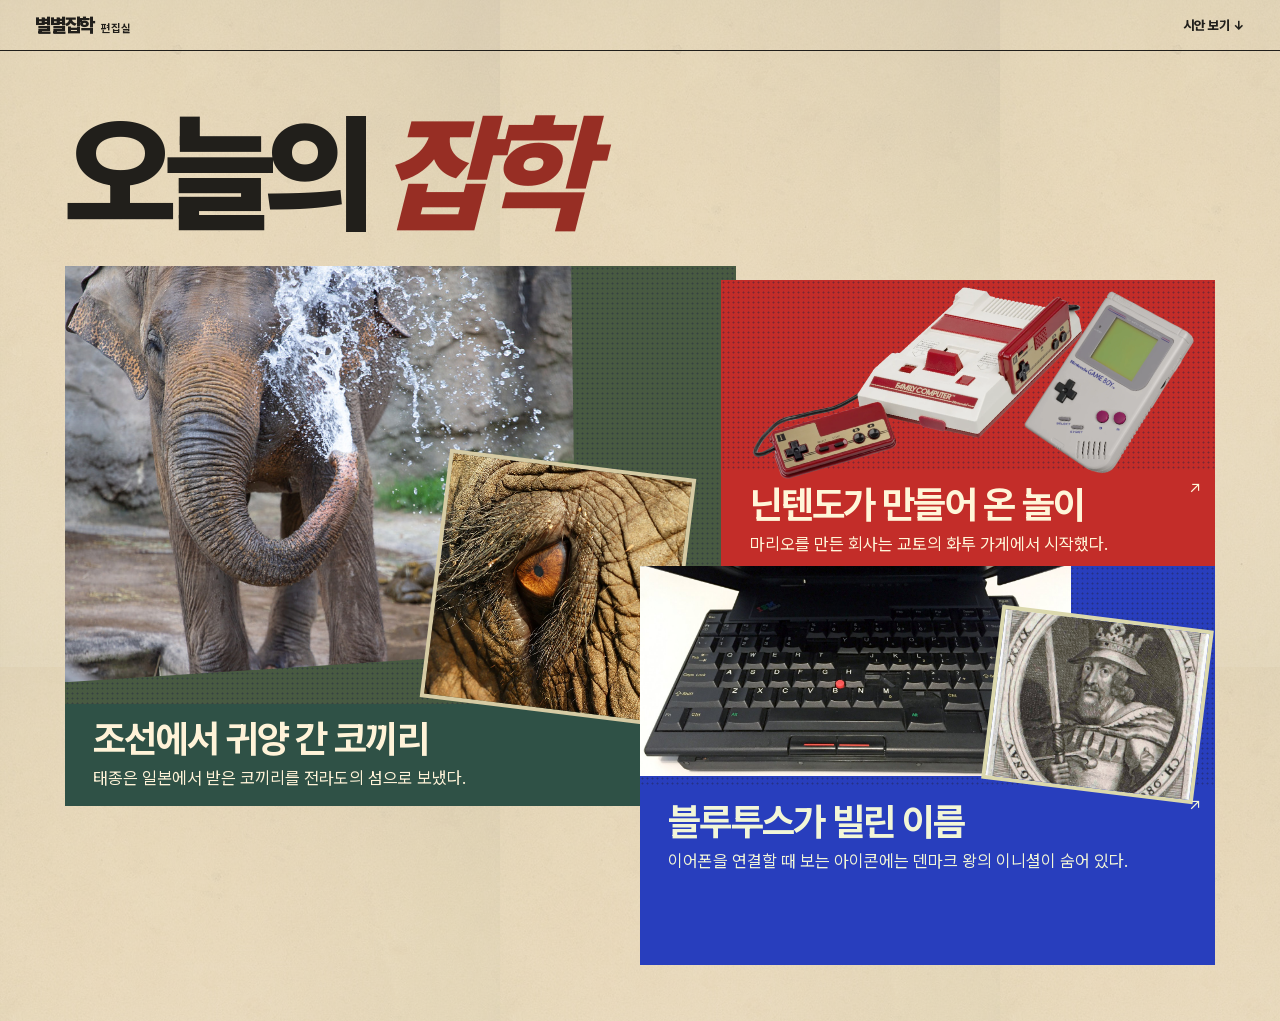
<file: index.html>
<!doctype html>
<html lang="ko">
<head>
  <meta charset="utf-8">
  <meta name="viewport" content="width=device-width, initial-scale=1">
  <meta name="description" content="조선의 코끼리, 닌텐도의 놀이, 블루투스의 룬을 읽는 세 가지 매거진 시안.">
  <title>별별잡학 편집실</title>
  <link rel="stylesheet" href="style.css">
</head>
<body class="index-page">
  <a class="skip-link" href="#main">본문으로 건너뛰기</a>
  <header class="masthead">
    <a class="brand" href="index.html">별별잡학<span>편집실</span></a>
    <a class="index-link" href="#stories">시안 보기 <span aria-hidden="true">↓</span></a>
  </header>

  <main id="main" class="catalog" tabindex="-1">
    <header class="catalog-intro">
      <h1>오늘의 <em>잡학</em></h1>
    </header>
    <ul class="story-grid" id="stories">
      <li>
        <a class="story-card theme-elephant" href="elephant.html">
          <div class="card-art">
            <img src="assets/elephant.jpg" alt="" width="800" height="1200">
            <img class="card-cut" src="assets/elephant-eye.jpg" alt="" width="1280" height="934">
          </div>
          <div class="card-copy">
            <h2>조선에서 귀양 간 코끼리</h2>
            <p>태종은 일본에서 받은 코끼리를 전라도의 섬으로 보냈다.</p>
            <span class="card-arrow" aria-hidden="true">↗</span>
          </div>
        </a>
      </li>
      <li>
        <a class="story-card theme-nintendo" href="nintendo.html">
          <div class="card-art">
            <img src="assets/nin-famicom.webp" alt="" width="1163" height="527">
            <img class="card-cut" src="assets/nin-game-boy.webp" alt="" width="875" height="1064">
          </div>
          <div class="card-copy">
            <h2>닌텐도가 만들어 온 놀이</h2>
            <p>마리오를 만든 회사는 교토의 화투 가게에서 시작했다.</p>
            <span class="card-arrow" aria-hidden="true">↗</span>
          </div>
        </a>
      </li>
      <li>
        <a class="story-card theme-bluetooth" href="bluetooth.html">
          <div class="card-art">
            <img src="assets/bt-thinkpad.jpg" alt="" width="1500" height="1125">
            <img class="card-cut" src="assets/bt-harald.jpg" alt="" width="960" height="1304">
          </div>
          <div class="card-copy">
            <h2>블루투스가 빌린 이름</h2>
            <p>이어폰을 연결할 때 보는 아이콘에는 덴마크 왕의 이니셜이 숨어 있다.</p>
            <span class="card-arrow" aria-hidden="true">↗</span>
          </div>
        </a>
      </li>
    </ul>
  </main>
</body>
</html>
</file>
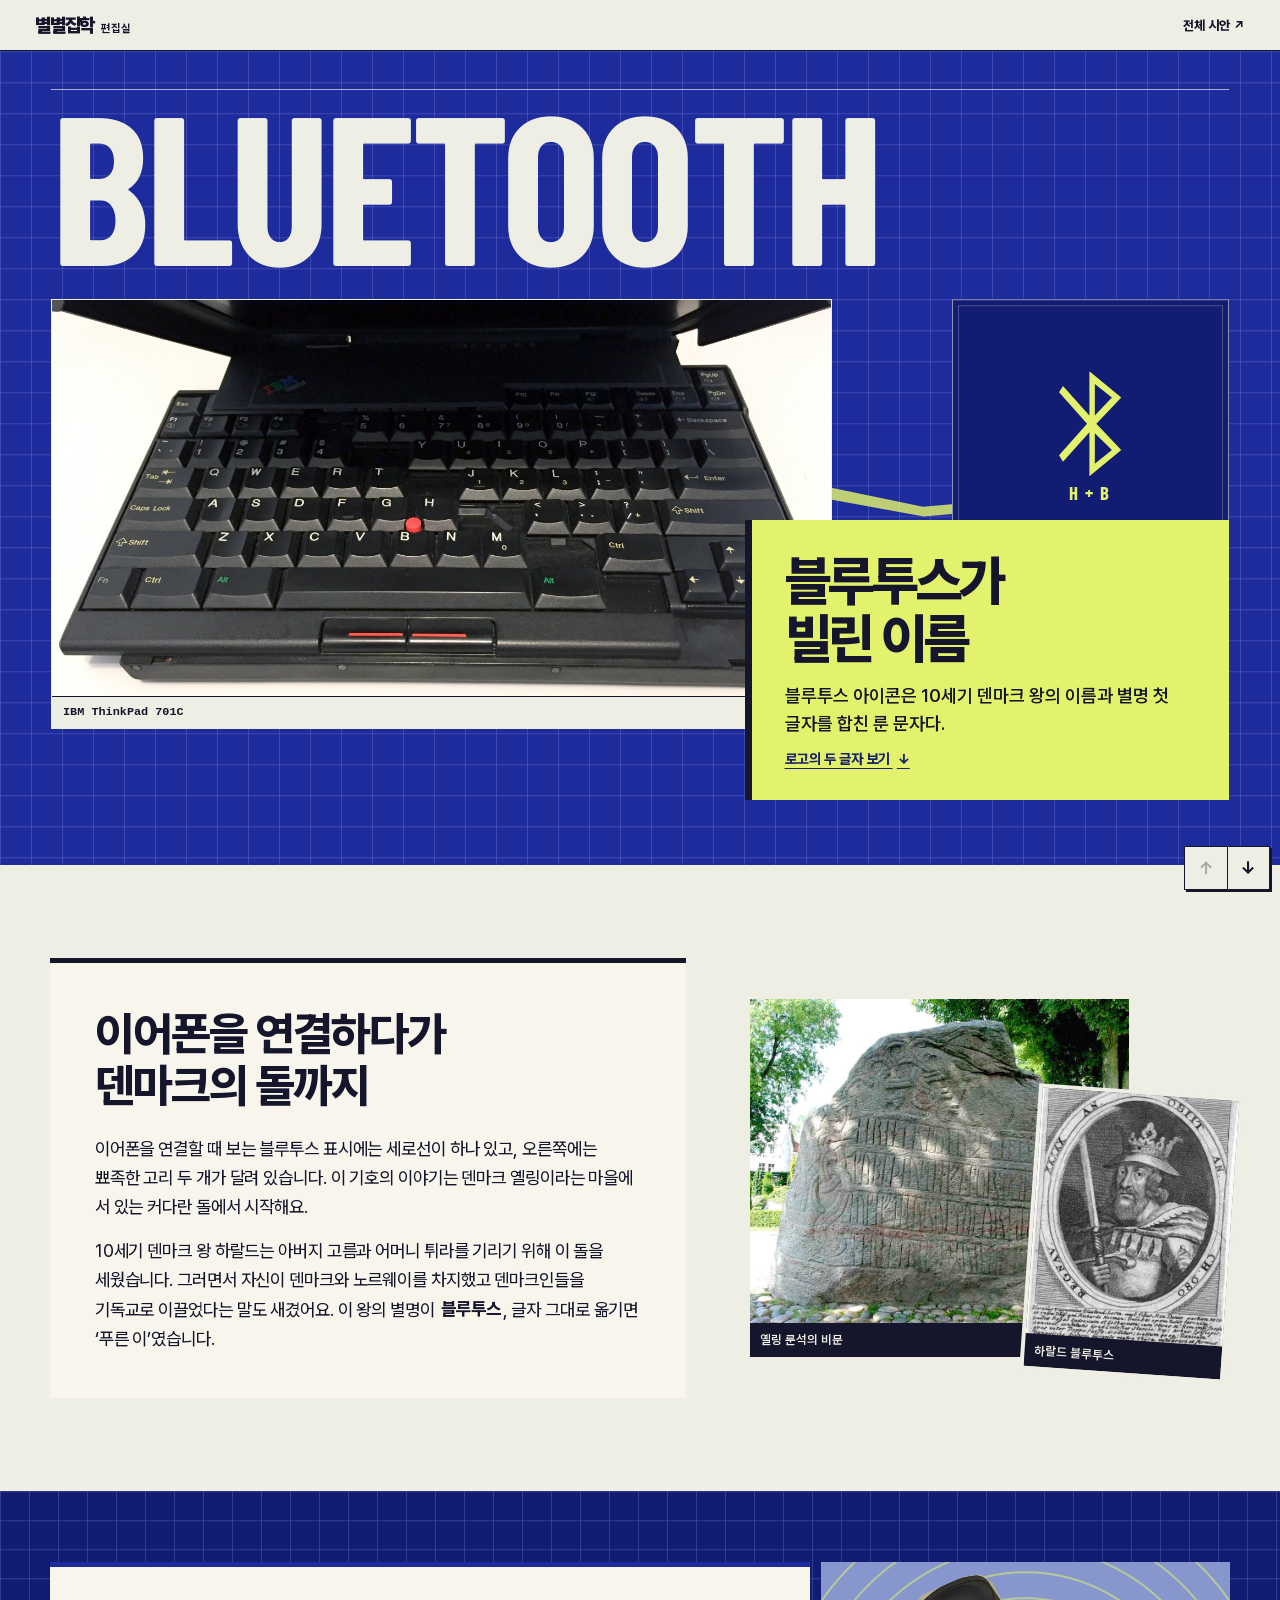
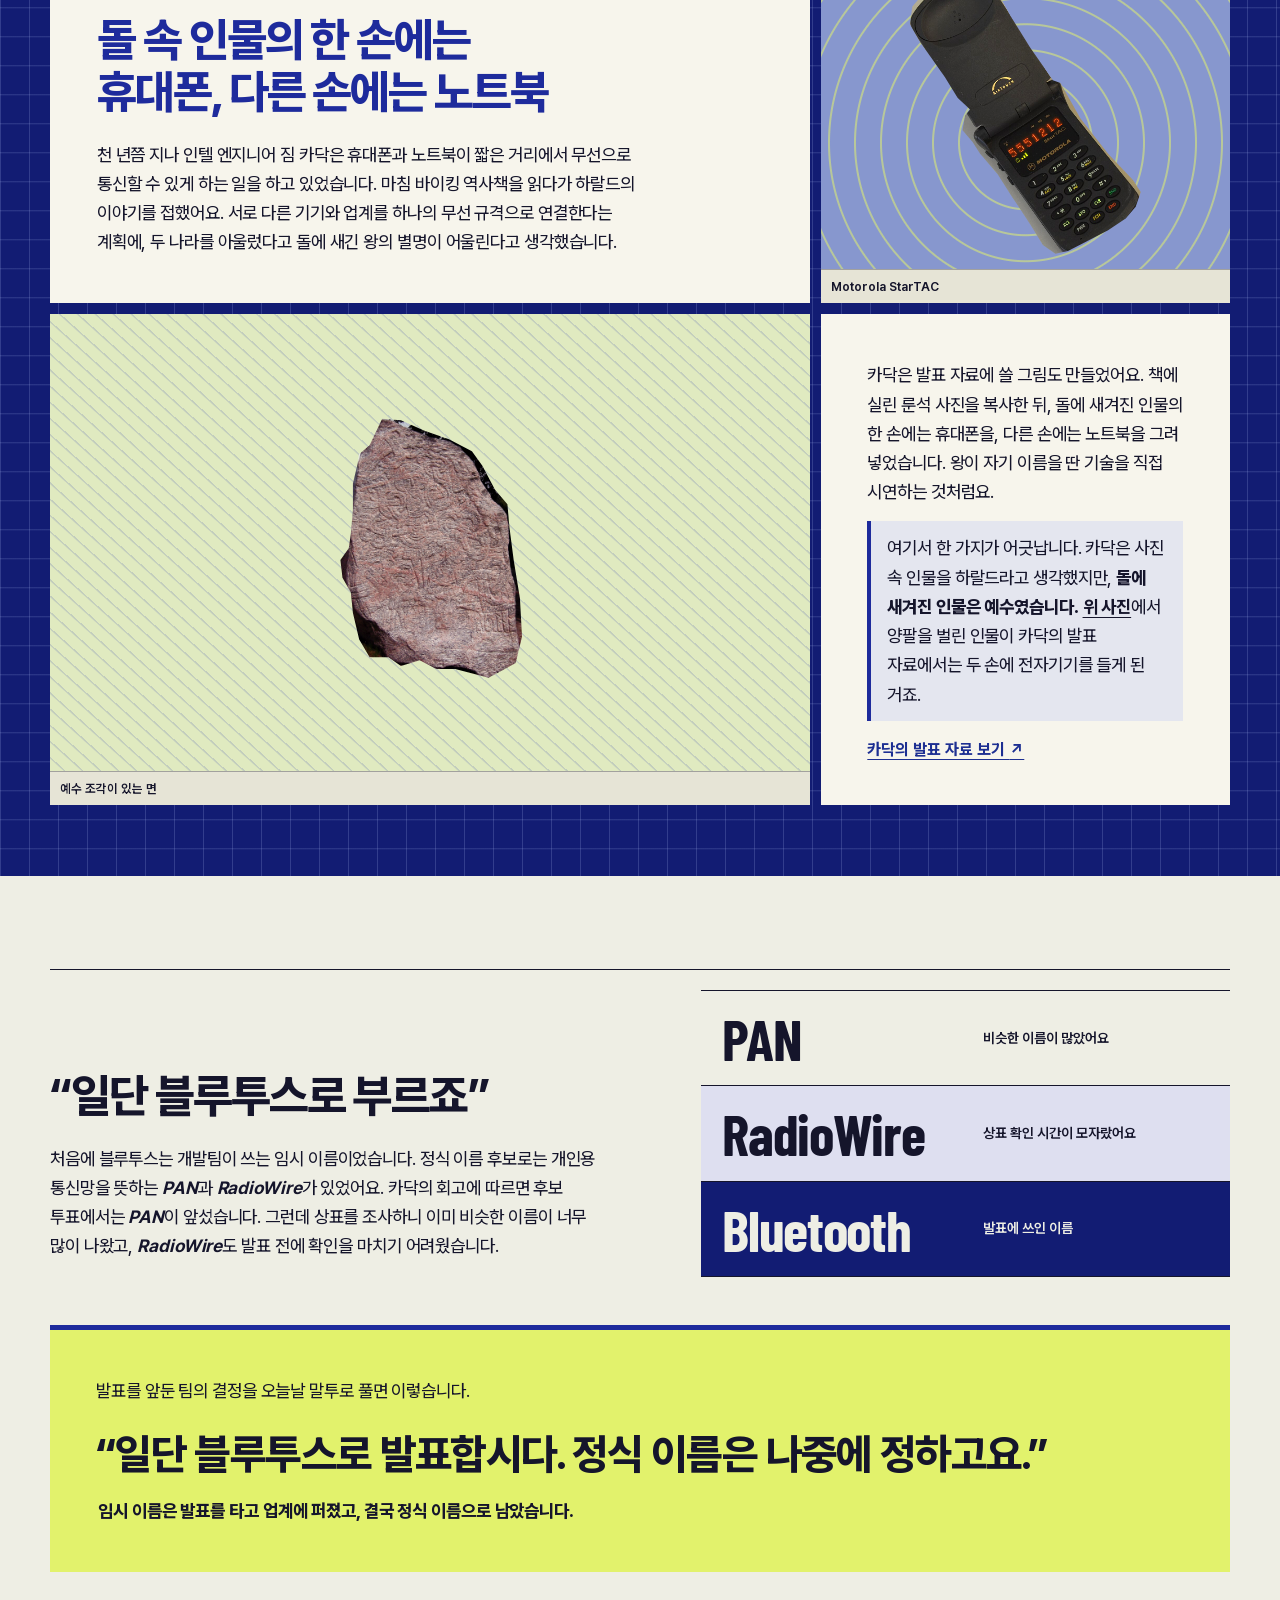
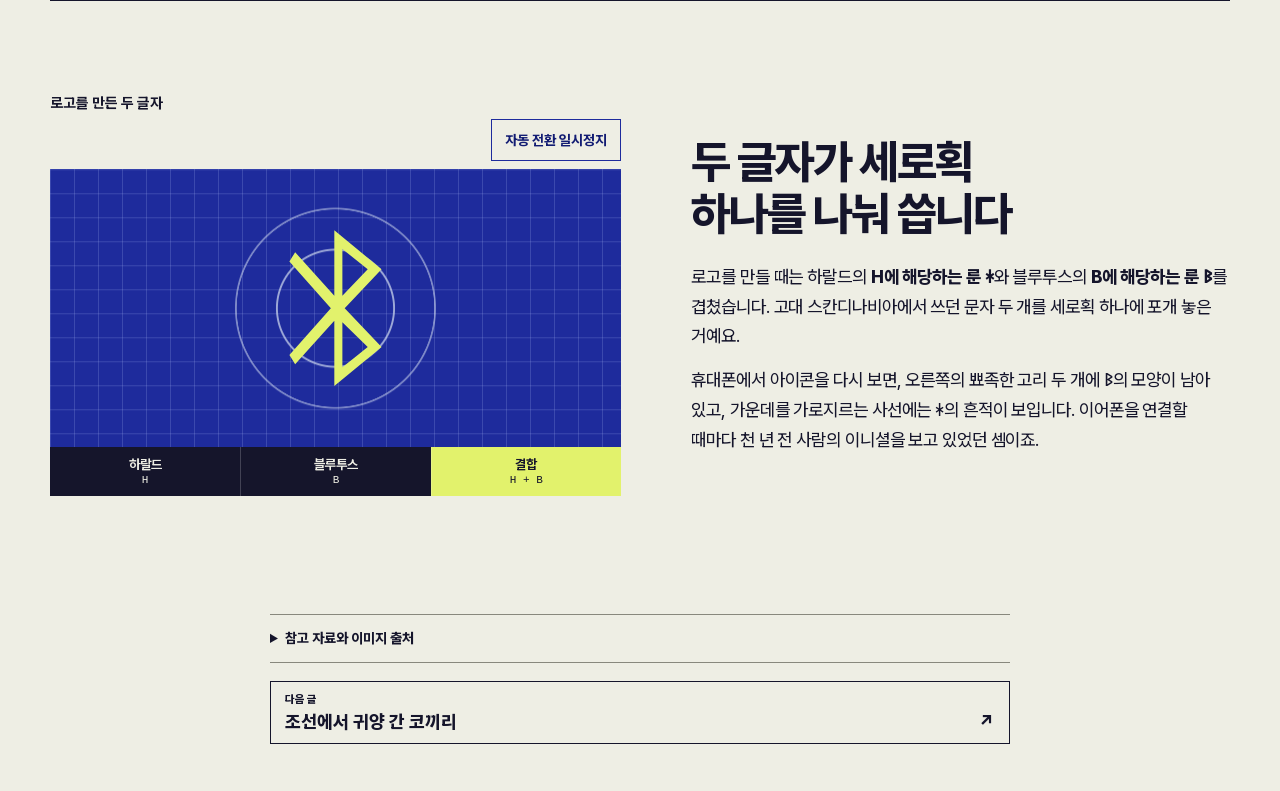
<file: bluetooth.html>
<!doctype html>
<html lang="ko">
<head>
  <meta charset="utf-8">
  <meta name="viewport" content="width=device-width, initial-scale=1">
  <meta name="description" content="1990년대 무선 통신 프로젝트에 덴마크 왕의 별명이 붙은 사연.">
  <title>블루투스가 빌린 이름 · 별별잡학</title>
  <link rel="stylesheet" href="style.css?v=2">
  <link rel="stylesheet" href="bluetooth.css?v=2">
  <script src="photo-entry.js" defer></script>
  <script src="rune-playback.js" defer></script>
</head>
<body class="story-page theme-bluetooth">
  <a class="skip-link" href="#main">본문으로 건너뛰기</a>
  <header class="masthead">
    <a class="brand" href="index.html">별별잡학<span>편집실</span></a>
    <a class="index-link" href="index.html">전체 시안 <span aria-hidden="true">↗</span></a>
  </header>
  <main id="main" tabindex="-1">
    <article>
      <header class="bt-cover">
        <div class="bt-cover-layout">
          <span class="bt-cover-title" lang="en" aria-hidden="true">BLUETOOTH</span>
          <div class="bt-cover-signal" data-photo-entry aria-hidden="true"></div>
          <figure class="bt-cover-devices">
            <img src="assets/bt-thinkpad.jpg" width="1500" height="1125" alt="검은색 씽크패드의 펼쳐진 키보드" fetchpriority="high">
            <figcaption lang="en">IBM ThinkPad 701C</figcaption>
          </figure>
          <div class="bt-cover-mark" data-photo-entry aria-hidden="true">
            <i class="bt-rune bt-rune-joined"></i>
            <span>H + B</span>
          </div>
          <div class="bt-cover-note">
            <h1 class="bt-cover-korean">블루투스가<br> 빌린 이름</h1>
            <p class="bt-cover-dek">블루투스 아이콘은 10세기 덴마크 왕의 이름과 별명 첫 글자를 합친 룬 문자다.</p>
            <a class="bt-cover-jump" href="#rune-panel">로고의 두 글자 보기 <span aria-hidden="true">↓</span></a>
          </div>
        </div>
      </header>

      <section class="chapter bt-archive" aria-labelledby="jelling-title">
        <div class="bt-archive-copy">
          <h2 id="jelling-title">이어폰을 연결하다가 덴마크의 돌까지</h2>
          <div class="bt-copy">
            <p>이어폰을 연결할 때 보는 블루투스 표시에는 세로선이 하나 있고, 오른쪽에는 뾰족한 고리 두 개가 달려 있습니다. 이 기호의 이야기는 덴마크 옐링이라는 마을에 서 있는 커다란 돌에서 시작해요.</p>
            <p>10세기 덴마크 왕 하랄드는 아버지 고름과 어머니 튀라를 기리기 위해 이 돌을 세웠습니다. 그러면서 자신이 덴마크와 노르웨이를 차지했고 덴마크인들을 기독교로 이끌었다는 말도 새겼어요. 이 왕의 별명이 <mark>블루투스</mark>, 글자 그대로 옮기면 ‘푸른 이’였습니다.</p>
          </div>
        </div>
        <div class="bt-archive-plate">
          <figure class="bt-archive-inscription">
            <img data-photo-entry src="assets/bt-inscription.jpg" width="947" height="765" alt="옐링 룬석의 반대쪽에 남은 비문" loading="lazy">
            <figcaption>옐링 룬석의 비문</figcaption>
          </figure>
          <figure class="bt-archive-portrait">
            <img src="assets/bt-harald.jpg" width="960" height="1304" alt="왕관을 쓴 하랄드를 그린 17세기 판화" loading="lazy">
            <figcaption>하랄드 블루투스</figcaption>
          </figure>
        </div>
      </section>

      <section class="chapter bt-connection" aria-labelledby="connection-title">
        <div class="bt-connection-sheet">
          <div class="bt-connection-copy">
            <h2 id="connection-title">돌 속 인물의 한 손에는 휴대폰, 다른 손에는 노트북</h2>
            <div class="bt-copy">
              <p>천 년쯤 지나 인텔 엔지니어 짐 카닥은 휴대폰과 노트북이 짧은 거리에서 무선으로 통신할 수 있게 하는 일을 하고 있었습니다. 마침 바이킹 역사책을 읽다가 하랄드의 이야기를 접했어요. 서로 다른 기기와 업계를 하나의 무선 규격으로 연결한다는 계획에, 두 나라를 아울렀다고 돌에 새긴 왕의 별명이 어울린다고 생각했습니다.</p>
            </div>
          </div>
          <figure class="bt-phone-cut" data-photo-entry>
            <img src="assets/bt-startac.jpg" width="960" height="1126" alt="숫자 키패드와 작은 주황색 화면이 달린 접이식 휴대폰" loading="lazy">
            <figcaption lang="en">Motorola StarTAC</figcaption>
          </figure>
          <figure class="bt-stone-cut" id="jelling-relief" data-photo-entry>
            <img src="assets/jelling.jpg" width="1024" height="1444" alt="예수의 모습이 새겨진 옐링의 큰 룬석" loading="lazy">
            <figcaption>예수 조각이 있는 면</figcaption>
          </figure>
          <div class="bt-drawing-copy">
            <div class="bt-copy">
              <p>카닥은 발표 자료에 쓸 그림도 만들었어요. 책에 실린 룬석 사진을 복사한 뒤, 돌에 새겨진 인물의 한 손에는 휴대폰을, 다른 손에는 노트북을 그려 넣었습니다. 왕이 자기 이름을 딴 기술을 직접 시연하는 것처럼요.</p>
              <p class="bt-reveal-note">여기서 한 가지가 어긋납니다. 카닥은 사진 속 인물을 하랄드라고 생각했지만, <strong>돌에 새겨진 인물은 예수였습니다.</strong> <a href="#jelling-relief">위 사진</a>에서 양팔을 벌린 인물이 카닥의 발표 자료에서는 두 손에 전자기기를 들게 된 거죠.</p>
            </div>
            <a class="bt-drawing-link" href="https://www.kardach.com/bluetooth/bluetooth-technology-rune-stone">카닥의 발표 자료 보기 <span aria-hidden="true">↗</span></a>
          </div>
        </div>
      </section>

      <section class="chapter bt-names" aria-labelledby="names-title">
        <div class="bt-names-copy">
          <h2 id="names-title">“일단 블루투스로 부르죠”</h2>
          <div class="bt-copy">
            <p>처음에 블루투스는 개발팀이 쓰는 임시 이름이었습니다. 정식 이름 후보로는 개인용 통신망을 뜻하는 <em>PAN</em>과 <em>RadioWire</em>가 있었어요. 카닥의 회고에 따르면 후보 투표에서는 <em>PAN</em>이 앞섰습니다. 그런데 상표를 조사하니 이미 비슷한 이름이 너무 많이 나왔고, <em>RadioWire</em>도 발표 전에 확인을 마치기 어려웠습니다.</p>
          </div>
        </div>
        <dl class="bt-name-proof" data-photo-entry>
          <div><dt lang="en">PAN</dt><dd>비슷한 이름이 많았어요</dd></div>
          <div><dt lang="en">RadioWire</dt><dd>상표 확인 시간이 모자랐어요</dd></div>
          <div><dt lang="en">Bluetooth</dt><dd>발표에 쓰인 이름</dd></div>
        </dl>
        <div class="bt-name-quote bt-copy">
          <p>발표를 앞둔 팀의 결정을 오늘날 말투로 풀면 이렇습니다.</p>
          <blockquote>“일단 블루투스로 발표합시다. 정식 이름은 나중에 정하고요.”</blockquote>
          <p><mark>임시 이름은 발표를 타고 업계에 퍼졌고, 결국 정식 이름으로 남았습니다.</mark></p>
        </div>
      </section>

      <section class="chapter bt-symbol" aria-labelledby="symbol-title">
        <fieldset class="bt-equation" id="rune-panel">
          <legend>로고를 만든 두 글자</legend>
          <button class="bt-rune-playback" type="button" hidden>룬 자동 재생</button>
          <input type="radio" name="bt-rune" value="h" id="bt-rune-h">
          <input type="radio" name="bt-rune" value="b" id="bt-rune-b">
          <input type="radio" name="bt-rune" value="joined" id="bt-rune-joined" checked>
          <div class="bt-equation-mark" data-photo-entry aria-hidden="true">
            <i class="bt-rune bt-rune-h"></i>
            <i class="bt-rune bt-rune-b"></i>
            <i class="bt-rune bt-rune-joined"></i>
          </div>
          <div class="bt-equation-choices">
            <label for="bt-rune-h">하랄드 <span>H</span></label>
            <label for="bt-rune-b">블루투스 <span>B</span></label>
            <label for="bt-rune-joined">결합 <span>H + B</span></label>
          </div>
        </fieldset>
        <div class="bt-symbol-copy">
          <h2 id="symbol-title">두 글자가 세로획 하나를 나눠 씁니다</h2>
          <div class="bt-copy">
            <p>로고를 만들 때는 하랄드의 <strong>H에 해당하는 룬 <span class="bt-rune-letter">ᚼ</span></strong>와 블루투스의 <strong>B에 해당하는 룬 <span class="bt-rune-letter">ᛒ</span></strong>를 겹쳤습니다. 고대 스칸디나비아에서 쓰던 문자 두 개를 세로획 하나에 포개 놓은 거예요.</p>
            <p>휴대폰에서 아이콘을 다시 보면, 오른쪽의 뾰족한 고리 두 개에 <span class="bt-rune-letter">ᛒ</span>의 모양이 남아 있고, 가운데를 가로지르는 사선에는 <span class="bt-rune-letter">ᚼ</span>의 흔적이 보입니다. 이어폰을 연결할 때마다 천 년 전 사람의 이니셜을 보고 있었던 셈이죠.</p>
          </div>
        </div>
      </section>

      <div class="story-end">
        <details class="sources">
          <summary>참고 자료와 이미지 출처</summary>
          <h3>본문 자료</h3>
          <ul>
            <li><a href="https://en.natmus.dk/historical-knowledge/denmark/prehistoric-period-until-1050-ad/the-viking-age/the-monuments-at-jelling/the-jelling-stone/">덴마크 국립박물관의 옐링 룬석 소개</a></li>
            <li><a href="https://www.kardach.com/bluetooth/naming-bluetooth">짐 카닥의 이름 선정 회고</a> · <a href="https://www.kardach.com/bluetooth/bluetooth-technology-rune-stone">발표 자료 그림</a></li>
            <li><a href="https://via.ritzau.dk/pressemeddelelse/13693996/bluetooth-vender-hjem-til-vikingekongen-harald?publisherId=13560788">옐링 박물관의 설명</a></li>
            <li><a href="https://www.bluetooth.com/about-us/bluetooth-origin/">Bluetooth SIG의 이름과 로고 설명</a></li>
          </ul>
          <h3>이미지 출처</h3>
          <ul>
            <li><a href="https://commons.wikimedia.org/wiki/File:HaraldusBlaatand.jpg">17세기 하랄드 판화</a> · Bildarchiv Austria · 퍼블릭 도메인 표기 · 색상과 표시 영역 조정</li>
            <li><a href="https://commons.wikimedia.org/wiki/File:Runenstein_Blauzahn_2.jpg">룬석 비문 사진</a> · Jürgen Howaldt · <a href="https://creativecommons.org/licenses/by-sa/2.0/de/deed.en">CC BY-SA 2.0 DE</a> · 색상과 표시 영역 조정</li>
            <li><a href="https://commons.wikimedia.org/wiki/File:Jelling_Runestone-1_KIF_3558.jpg">룬석의 예수 조각 사진</a> · Per Meistrup · <a href="https://creativecommons.org/licenses/by-sa/4.0/">CC BY-SA 4.0</a> · 색상 조정과 윤곽 크롭</li>
            <li><a href="https://commons.wikimedia.org/wiki/File:First_Generation_Motorola_StarTAC_cellular_phone.jpg">모토로라 스타택 사진</a> · Nkp911m500 · <a href="https://creativecommons.org/licenses/by-sa/3.0/">CC BY-SA 3.0</a> · 배경 제거와 밝기 조정</li>
            <li><a href="https://commons.wikimedia.org/wiki/File:IBM_ThinkPad_701C_keyboard.jpg">IBM 씽크패드 701C 사진</a> · Raymangold22 · <a href="https://creativecommons.org/publicdomain/zero/1.0/">CC0</a></li>
          </ul>
        </details>
        <nav class="story-nav" aria-label="다음 시안">
          <a href="elephant.html"><span>다음 글</span>조선에서 귀양 간 코끼리 <span aria-hidden="true">↗</span></a>
        </nav>
      </div>
    </article>
  </main>
</body>
</html>
</file>
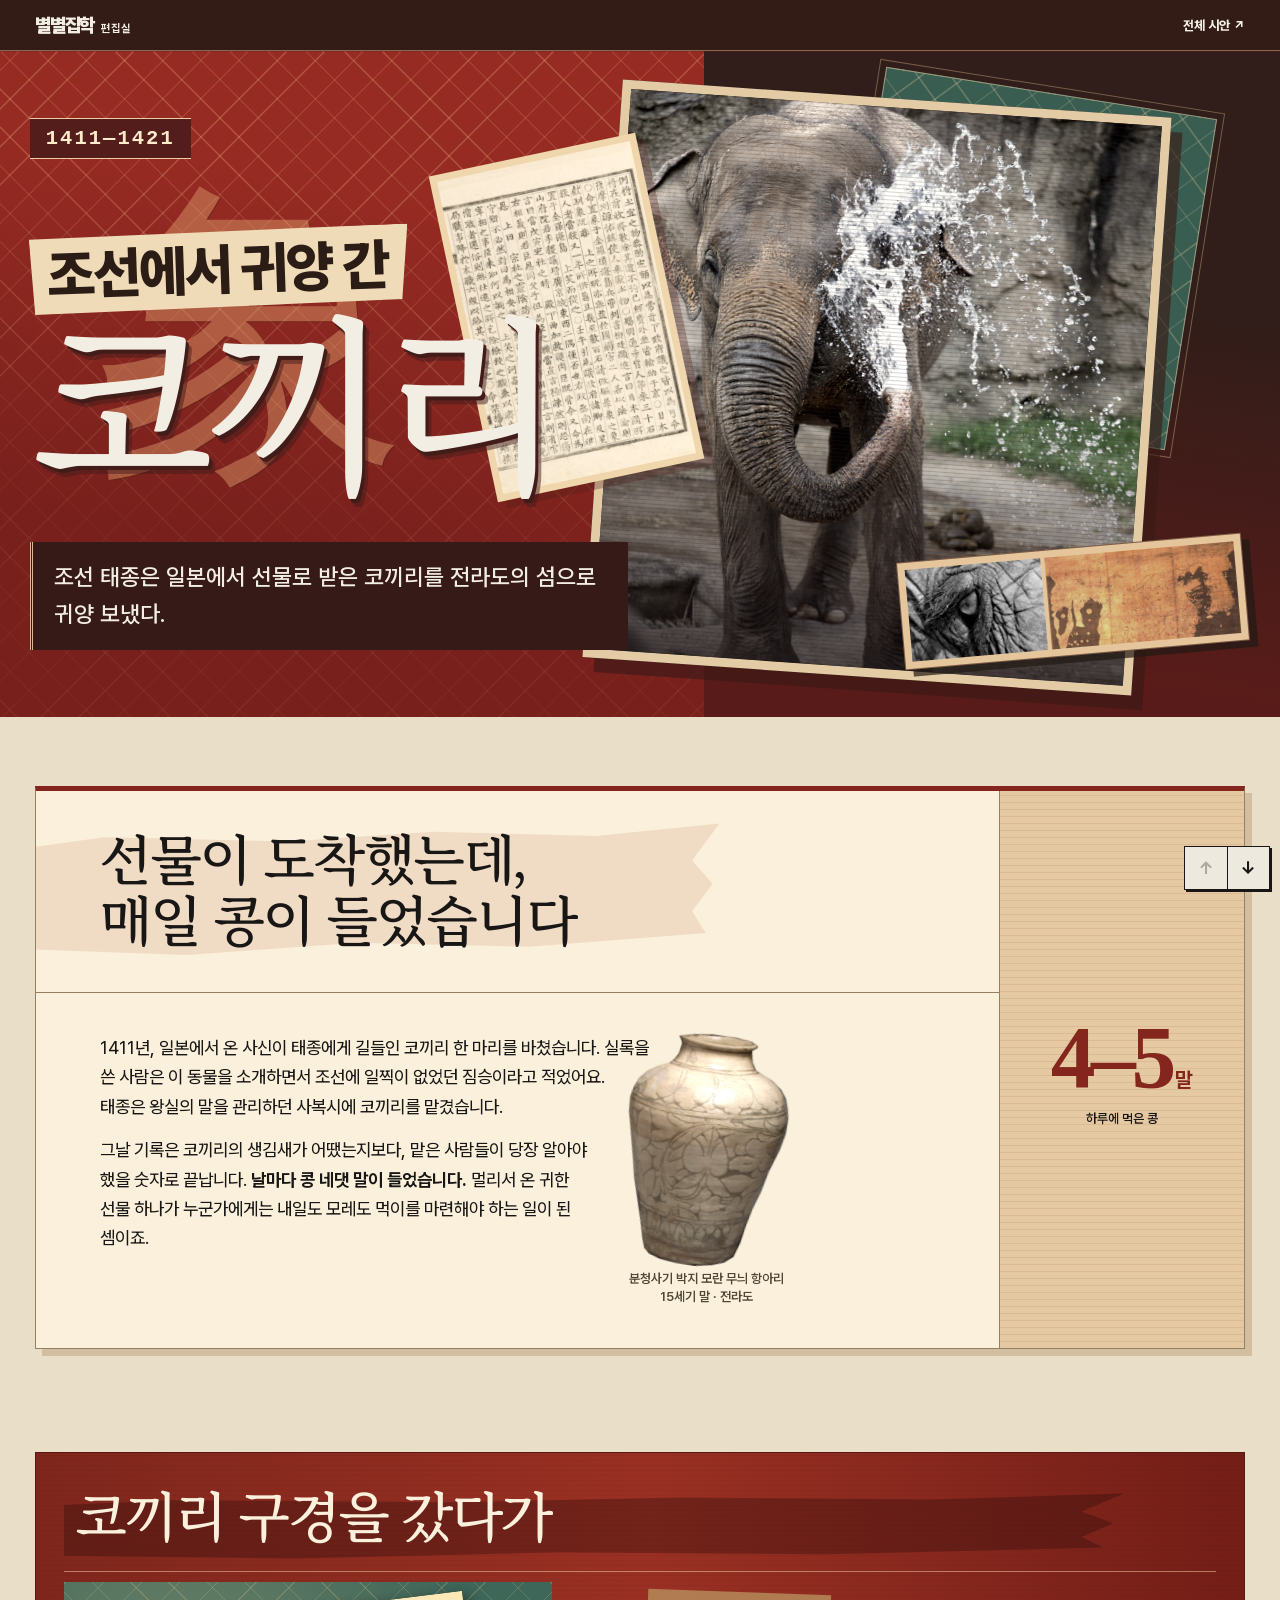
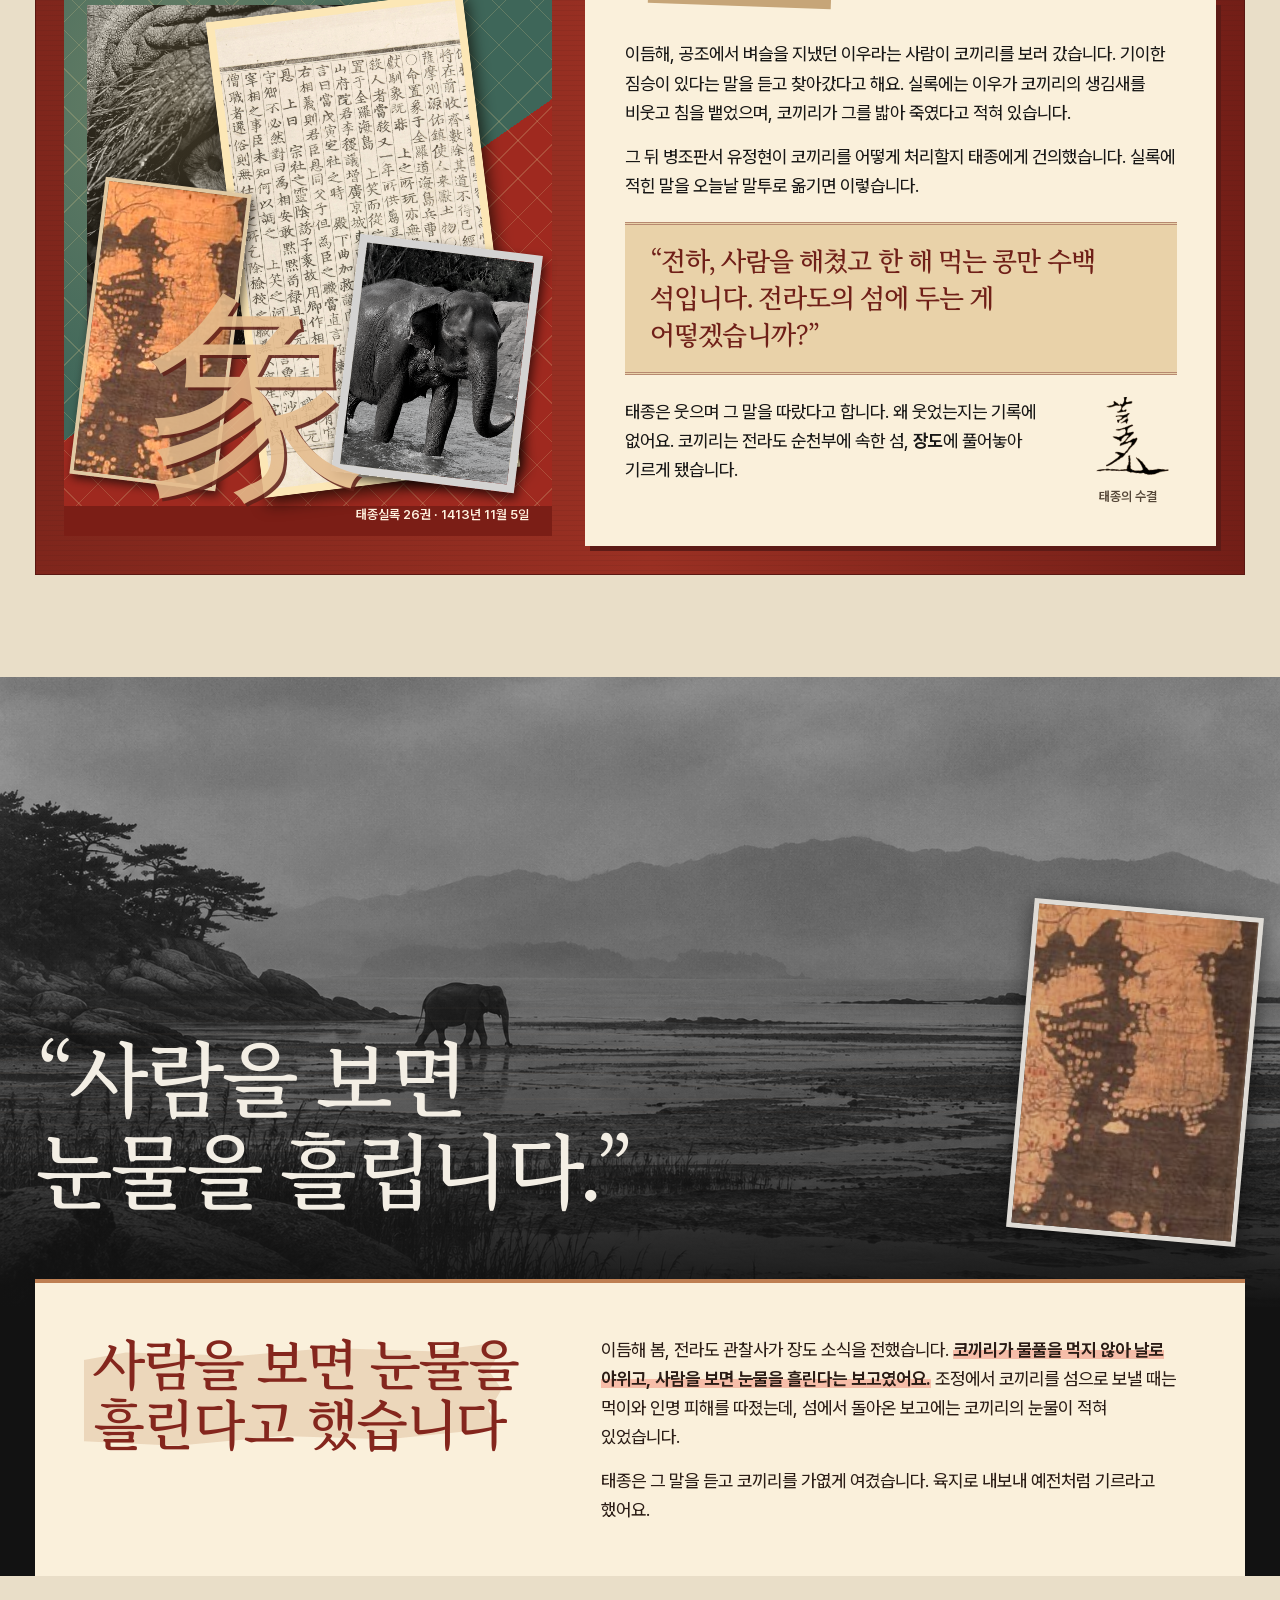
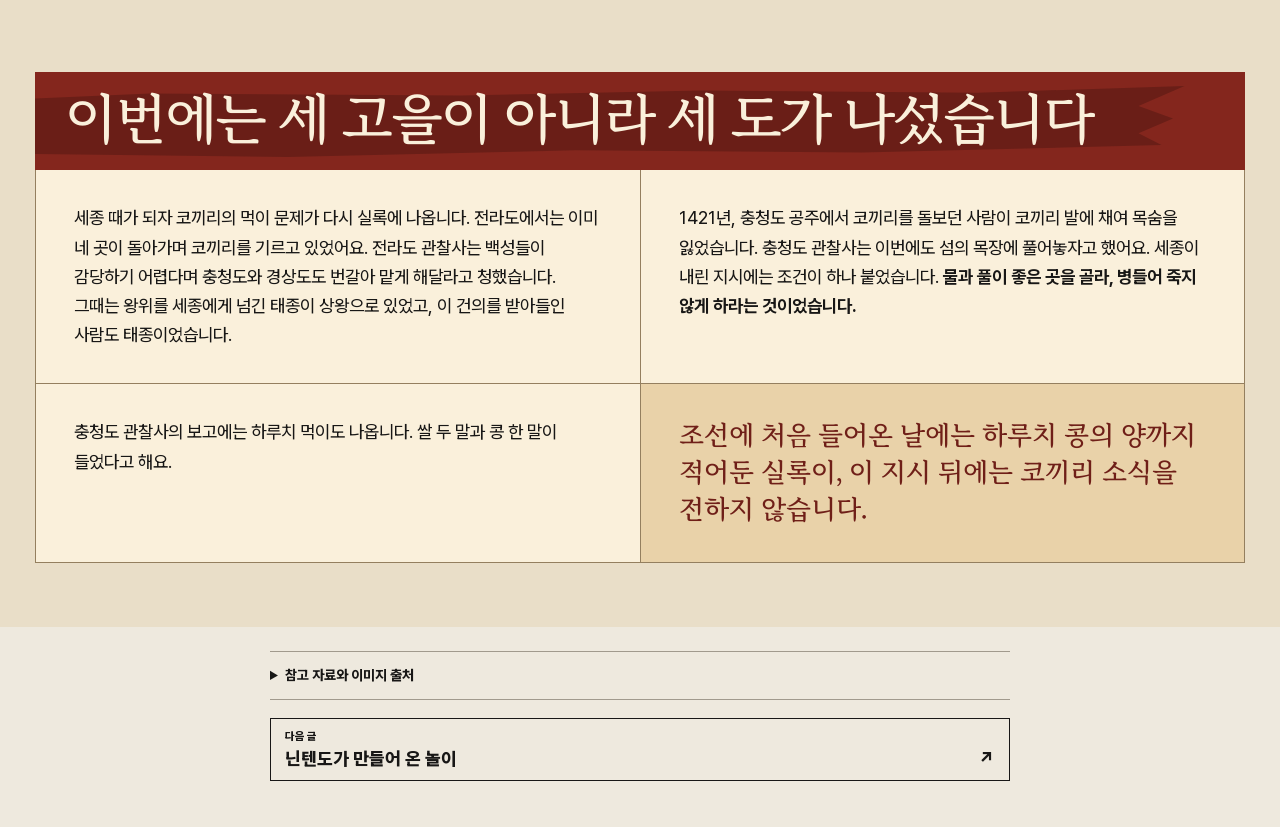
<file: elephant.html>
<!doctype html>
<html lang="ko">
<head>
  <meta charset="utf-8">
  <meta name="viewport" content="width=device-width, initial-scale=1">
  <meta name="description" content="일본에서 온 코끼리 한 마리가 조선의 바다를 건너 섬으로 간 이야기.">
  <title>조선에서 귀양 간 코끼리 | 별별잡학 편집실</title>
  <link rel="stylesheet" href="style.css?v=2">
  <link rel="stylesheet" href="elephant.css?v=2">
  <script src="photo-entry.js" defer></script>
</head>
<body class="story-page theme-elephant">
  <a class="skip-link" href="#main">본문으로 건너뛰기</a>
  <header class="masthead">
    <a class="brand" href="index.html">별별잡학<span>편집실</span></a>
    <a class="index-link" href="index.html">전체 시안 <span aria-hidden="true">↗</span></a>
  </header>

  <main id="main" tabindex="-1">
    <article>
      <header class="elephant-cover">
        <div class="elephant-layout">
          <figure class="elephant-gatefold">
            <img src="assets/elephant.jpg" width="800" height="1200" alt="들어 올린 코로 물을 뿌리는 아시아코끼리" fetchpriority="high">
          </figure>
          <div class="elephant-cover-folio" aria-hidden="true">
            <img src="assets/elephant-annals-1413.jpg" width="1141" height="1780" alt="">
          </div>
          <span class="elephant-cover-glyph" lang="zh-Hant" aria-hidden="true">象</span>
          <p class="elephant-date">1411—1421</p>
          <h1><span>조선에서 귀양 간</span><span>코끼리</span></h1>
          <p class="elephant-standfirst">조선 태종은 일본에서 선물로 받은 코끼리를 전라도의 섬으로 귀양 보냈다.</p>
          <div class="elephant-plate-pair">
            <img src="assets/elephant-eye.jpg" width="1280" height="934" alt="아시아코끼리의 눈을 가까이 찍은 사진">
            <img src="assets/elephant-kangnido.jpg" width="600" height="556" alt="1402년 조선에서 만든 세계지도의 후대 사본">
          </div>
        </div>
      </header>

      <div class="elephant-spreads">
        <section class="chapter elephant-arrival" aria-labelledby="arrival">
          <h2 id="arrival">선물이 도착했는데,<br> 매일 콩이 들었습니다</h2>
          <p class="elephant-ration"><strong>4–5<span>말</span></strong><small>하루에 먹은 콩</small></p>
          <div class="elephant-copy">
            <figure class="elephant-jar">
              <img src="assets/elephant-buncheong.jpg" width="772" height="850" alt="몸통에 큼직한 모란꽃을 새긴 조선 분청사기 항아리" loading="lazy">
              <figcaption>분청사기 박지 모란 무늬 항아리<br>15세기 말 · 전라도</figcaption>
            </figure>
            <p>1411년, 일본에서 온 사신이 태종에게 길들인 코끼리 한 마리를 바쳤습니다. 실록을 쓴 사람은 이 동물을 소개하면서 조선에 일찍이 없었던 짐승이라고 적었어요. 태종은 왕실의 말을 관리하던 사복시에 코끼리를 맡겼습니다.</p>
            <p>그날 기록은 코끼리의 생김새가 어땠는지보다, 맡은 사람들이 당장 알아야 했을 숫자로 끝납니다. <mark><strong>날마다 콩 네댓 말이 들었습니다.</strong></mark> 멀리서 온 귀한 선물 하나가 누군가에게는 내일도 모레도 먹이를 마련해야 하는 일이 된 셈이죠.</p>
          </div>
        </section>

        <section class="chapter elephant-exile" aria-labelledby="exile">
          <h2 id="exile">코끼리 구경을 갔다가</h2>
          <figure class="elephant-portrait-study">
            <div class="elephant-study-images">
              <img class="elephant-study-skin" src="assets/elephant-eye.jpg" width="1280" height="934" alt="코끼리 눈 주변의 깊은 주름" loading="lazy" data-photo-entry>
              <img class="elephant-study-record" src="assets/elephant-annals-1413.jpg" width="1141" height="1780" alt="태종실록 26권, 코끼리를 전라도의 섬에 두라고 명한 대목이 있는 면" loading="lazy" data-photo-entry>
              <img class="elephant-study-body" src="assets/elephant-river.jpg" width="1280" height="853" alt="라오스의 강을 건너는 아시아코끼리" loading="lazy" data-photo-entry>
              <span class="elephant-study-glyph" lang="zh-Hant" aria-hidden="true">象</span>
              <img class="elephant-study-map" src="assets/elephant-kangnido-detail.jpg" width="170" height="315" alt="" loading="lazy" data-photo-entry>
            </div>
            <figcaption class="elephant-study-caption">태종실록 26권 · 1413년 11월 5일</figcaption>
          </figure>
          <div class="elephant-copy">
            <p>이듬해, 공조에서 벼슬을 지냈던 이우라는 사람이 코끼리를 보러 갔습니다. 기이한 짐승이 있다는 말을 듣고 찾아갔다고 해요. 실록에는 이우가 코끼리의 생김새를 비웃고 침을 뱉었으며, 코끼리가 그를 밟아 죽였다고 적혀 있습니다.</p>
            <p>그 뒤 병조판서 유정현이 코끼리를 어떻게 처리할지 태종에게 건의했습니다. 실록에 적힌 말을 오늘날 말투로 옮기면 이렇습니다.</p>
            <blockquote class="elephant-petition" cite="https://sillok.history.go.kr/id/kca_11311005_004">“전하, 사람을 해쳤고 한 해 먹는 콩만 수백 석입니다. 전라도의 섬에 두는 게 어떻겠습니까?”</blockquote>
            <figure class="elephant-sign">
              <img src="assets/elephant-taejong-sign.png" width="300" height="289" alt="붓으로 쓴 태종의 수결" loading="lazy">
              <figcaption>태종의 수결</figcaption>
            </figure>
            <p>태종은 웃으며 그 말을 따랐다고 합니다. 왜 웃었는지는 기록에 없어요. 코끼리는 전라도 순천부에 속한 섬, <strong>장도</strong>에 풀어놓아 기르게 됐습니다.</p>
          </div>
        </section>

        <section class="chapter elephant-island" aria-labelledby="island">
          <figure class="elephant-island-image">
            <div class="elephant-island-visual">
              <img class="elephant-island-view" src="assets/elephant-island-editorial.jpg" width="1536" height="1024" alt="안개 낀 갯벌 위를 걷는 코끼리를 그린 장면" loading="lazy" data-photo-entry>
              <img class="elephant-island-detail" src="assets/elephant-kangnido-detail.jpg" width="170" height="315" alt="혼일강리역대국도지도에서 한반도가 있는 부분" loading="lazy" data-photo-entry>
              <blockquote cite="https://sillok.history.go.kr/id/kca_11405003_004">“사람을 보면<br> 눈물을 흘립니다.”</blockquote>
            </div>
          </figure>
          <div class="elephant-island-inner">
            <h2 id="island">사람을 보면 눈물을 흘린다고 했습니다</h2>
            <div class="elephant-copy">
              <p>이듬해 봄, 전라도 관찰사가 장도 소식을 전했습니다. <mark>코끼리가 물풀을 먹지 않아 날로 야위고, 사람을 보면 눈물을 흘린다는 보고였어요.</mark> 조정에서 코끼리를 섬으로 보낼 때는 먹이와 인명 피해를 따졌는데, 섬에서 돌아온 보고에는 코끼리의 눈물이 적혀 있었습니다.</p>
              <p>태종은 그 말을 듣고 코끼리를 가엾게 여겼습니다. 육지로 내보내 예전처럼 기르라고 했어요.</p>
            </div>
          </div>
        </section>

        <section class="chapter elephant-last" aria-labelledby="last-record">
          <h2 id="last-record">이번에는 세 고을이 아니라 세 도가 나섰습니다</h2>
          <div class="elephant-copy">
            <p>세종 때가 되자 코끼리의 먹이 문제가 다시 실록에 나옵니다. 전라도에서는 이미 네 곳이 돌아가며 코끼리를 기르고 있었어요. 전라도 관찰사는 백성들이 감당하기 어렵다며 충청도와 경상도도 번갈아 맡게 해달라고 청했습니다. 그때는 왕위를 세종에게 넘긴 태종이 상왕으로 있었고, 이 건의를 받아들인 사람도 태종이었습니다.</p>
            <p>1421년, 충청도 공주에서 코끼리를 돌보던 사람이 코끼리 발에 채여 목숨을 잃었습니다. 충청도 관찰사는 이번에도 섬의 목장에 풀어놓자고 했어요. 세종이 내린 지시에는 조건이 하나 붙었습니다. <strong>물과 풀이 좋은 곳을 골라, 병들어 죽지 않게 하라는 것이었습니다.</strong></p>
            <p>충청도 관찰사의 보고에는 하루치 먹이도 나옵니다. 쌀 두 말과 콩 한 말이 들었다고 해요.</p>
            <p class="elephant-closing">조선에 처음 들어온 날에는 하루치 콩의 양까지 적어둔 실록이, 이 지시 뒤에는 코끼리 소식을 전하지 않습니다.</p>
          </div>
        </section>
      </div>

      <div class="story-end">
        <details class="sources">
          <summary>참고 자료와 이미지 출처</summary>
          <ul>
            <li><a href="https://sillok.history.go.kr/id/kca_11102022_002">《태종실록》 코끼리가 조선에 온 날</a></li>
            <li><a href="https://sillok.history.go.kr/id/kca_11212010_006">《태종실록》 이우의 죽음</a></li>
            <li><a href="https://sillok.history.go.kr/id/kca_11311005_004">《태종실록》 코끼리를 섬으로 보내자는 건의</a></li>
            <li><a href="https://sillok.history.go.kr/id/kca_11405003_004">《태종실록》 장도에서 올라온 보고</a></li>
            <li><a href="https://sillok.history.go.kr/id/kda_10212028_002">《세종실록》 코끼리 순번 사육 건의</a></li>
            <li><a href="https://sillok.history.go.kr/id/kda_10303014_005">《세종실록》 공주에서 올라온 보고</a></li>
            <li>아시아코끼리 사진 · Skip Brown, Smithsonian’s National Zoo · <a href="https://commons.wikimedia.org/wiki/File:NZP-20180628-596SB.jpg">원본</a> · <a href="https://creativecommons.org/publicdomain/zero/1.0/">CC0 1.0</a> · 색·명암 조정 및 부분 확대</li>
            <li>아시아코끼리 눈 사진 · Alexander Klink 촬영, Lycaon 크롭 · <a href="https://commons.wikimedia.org/wiki/File:Elephas_Maximus_Eye_Closeup_cropped.jpg">원본</a> · <a href="https://creativecommons.org/licenses/by/3.0/">CC BY 3.0</a> · 이 페이지에서 크롭·명암 조정</li>
            <li>라오스의 아시아코끼리 사진 · Basile Morin · <a href="https://commons.wikimedia.org/wiki/File:Asian_elephant_walking_in_Tad_Lo_river_at_golden_hour,_Bolaven_Plateau,_Laos.jpg">원본</a> · <a href="https://creativecommons.org/licenses/by-sa/4.0/">CC BY-SA 4.0</a> · 이 페이지에서 크롭·색 조정</li>
            <li><a href="https://www.metmuseum.org/art/collection/search/42309">분청사기 박지 모란 무늬 항아리</a> · 메트로폴리탄 미술관, Rogers Fund, 1916 · Public Domain · 배경 제거</li>
            <li><a href="https://commons.wikimedia.org/wiki/File:KangnidoMap.jpg">혼일강리역대국도지도</a> · 1402년 조선에서 제작한 지도의 후대 사본 · Public Domain · 부분 확대</li>
            <li><a href="https://sillok.history.go.kr/images/org_images/ca/ica_d026037a00.jpg">《태종실록》 26권 37장 앞면</a> · 태백산사고본 · 국사편찬위원회 · 공공누리 출처표시 · 부분 확대</li>
            <li><a href="https://commons.wikimedia.org/wiki/File:Sign_of_Taejong_of_Joseon.png">태종의 수결</a> · Public Domain · 부분 확대</li>
            <li>장도 지면의 갯벌 장면 · 역사적 사진 자료와 구별되는 삽화</li>
          </ul>
        </details>

        <nav class="story-nav" aria-label="다음 시안">
          <a href="nintendo.html"><span>다음 글</span>닌텐도가 만들어 온 놀이 <span aria-hidden="true">↗</span></a>
        </nav>
      </div>
    </article>
  </main>
</body>
</html>
</file>
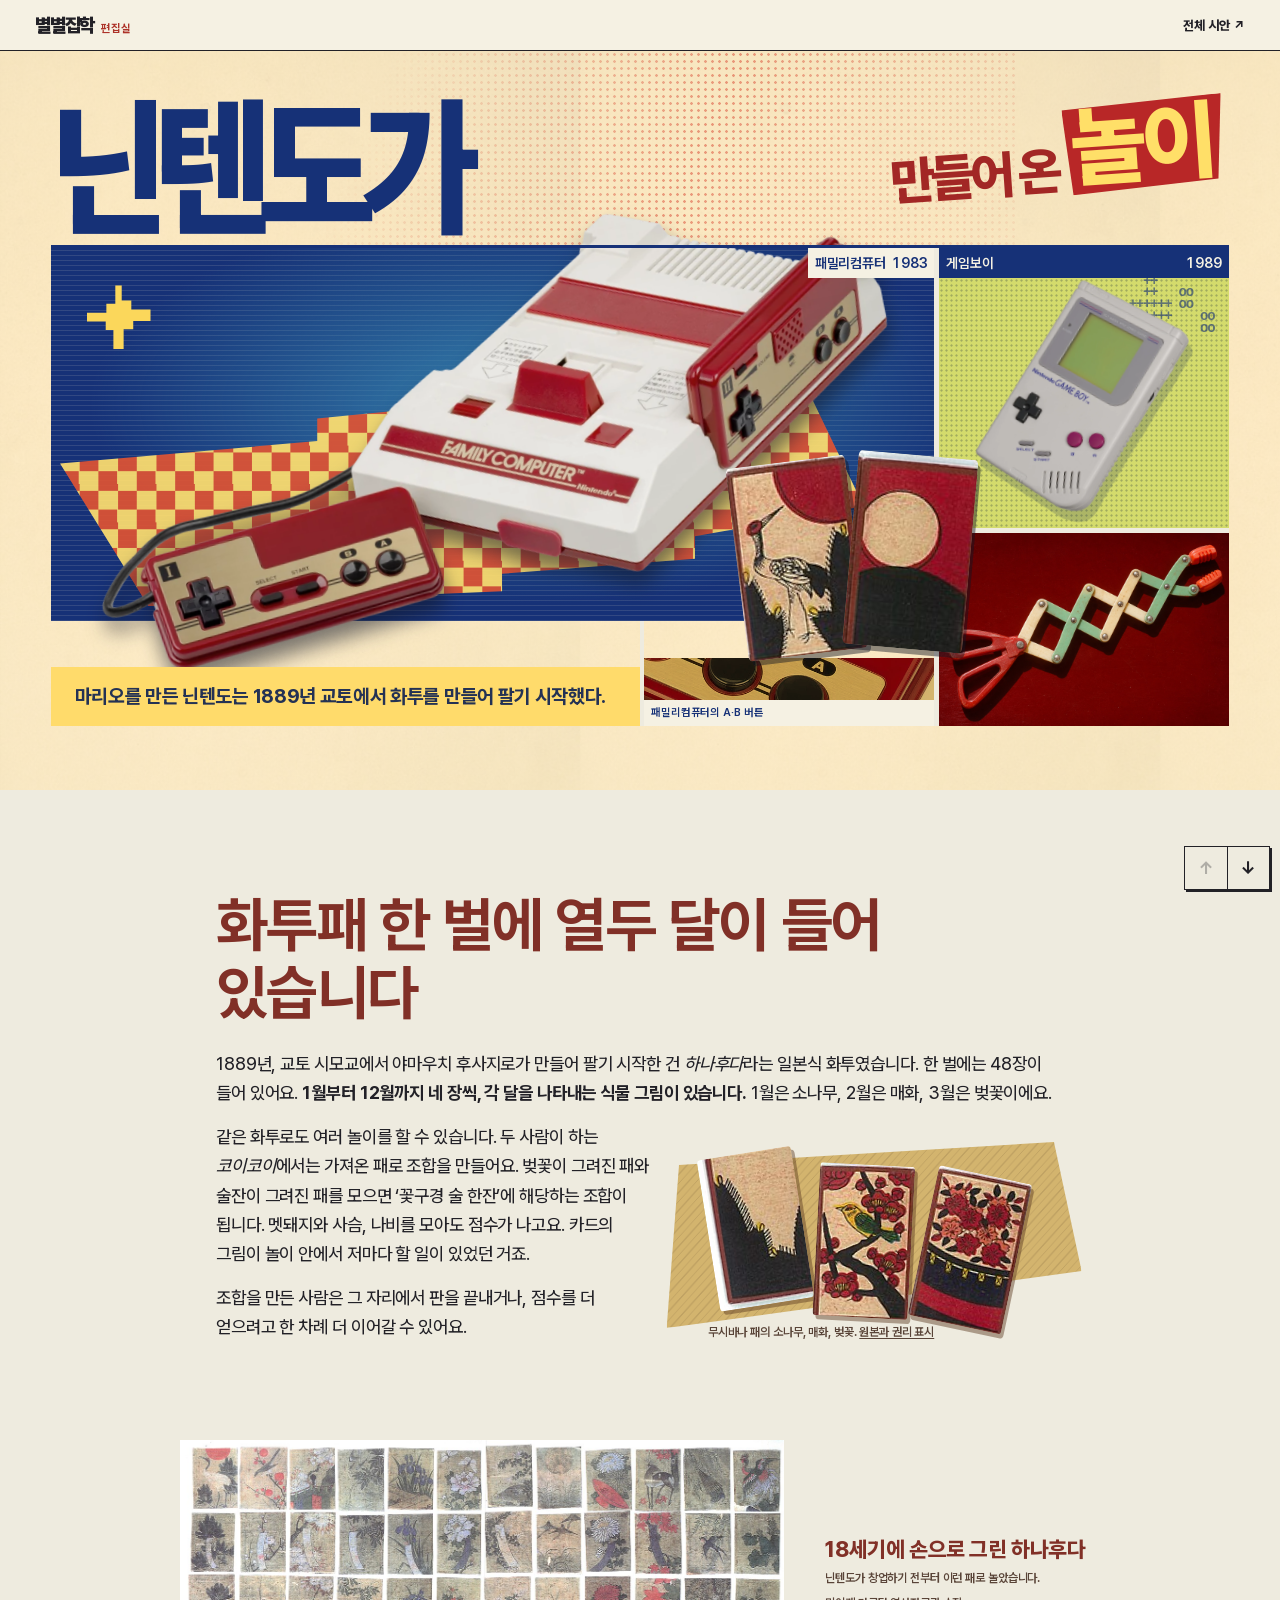
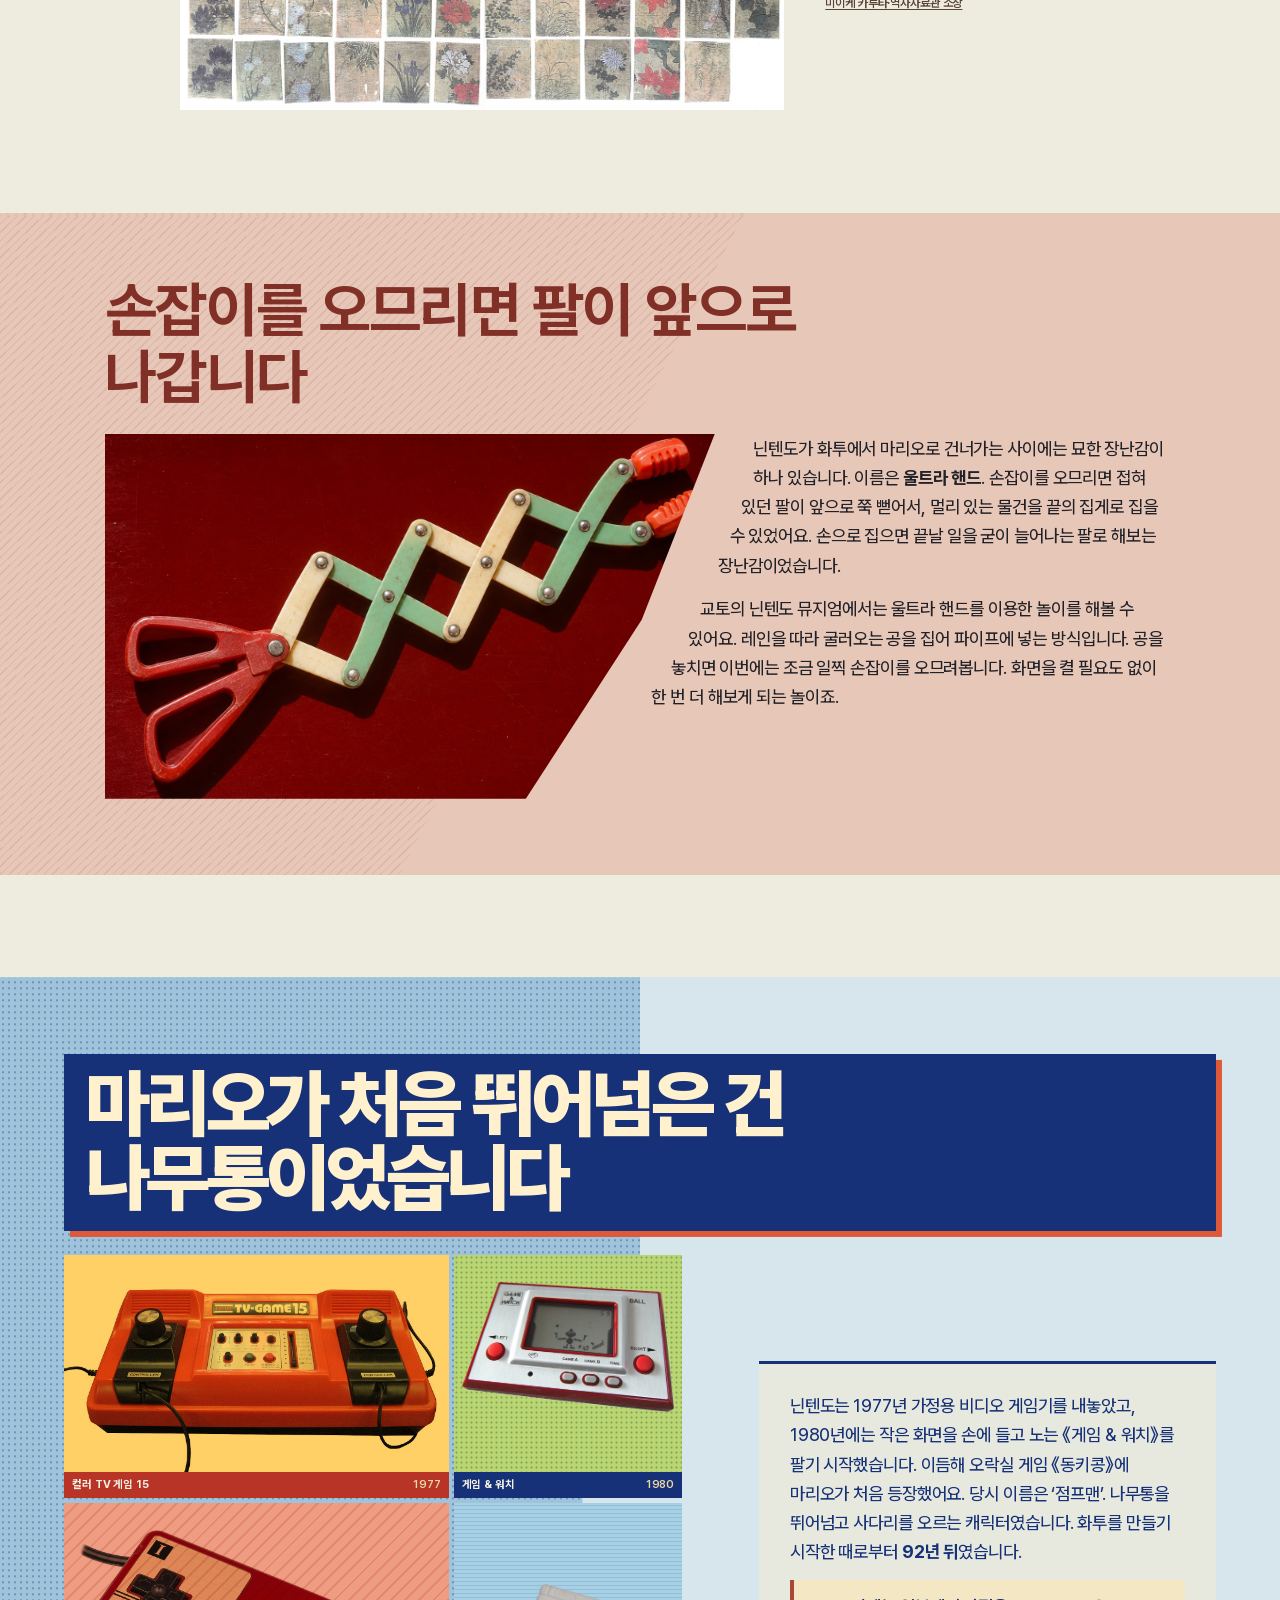
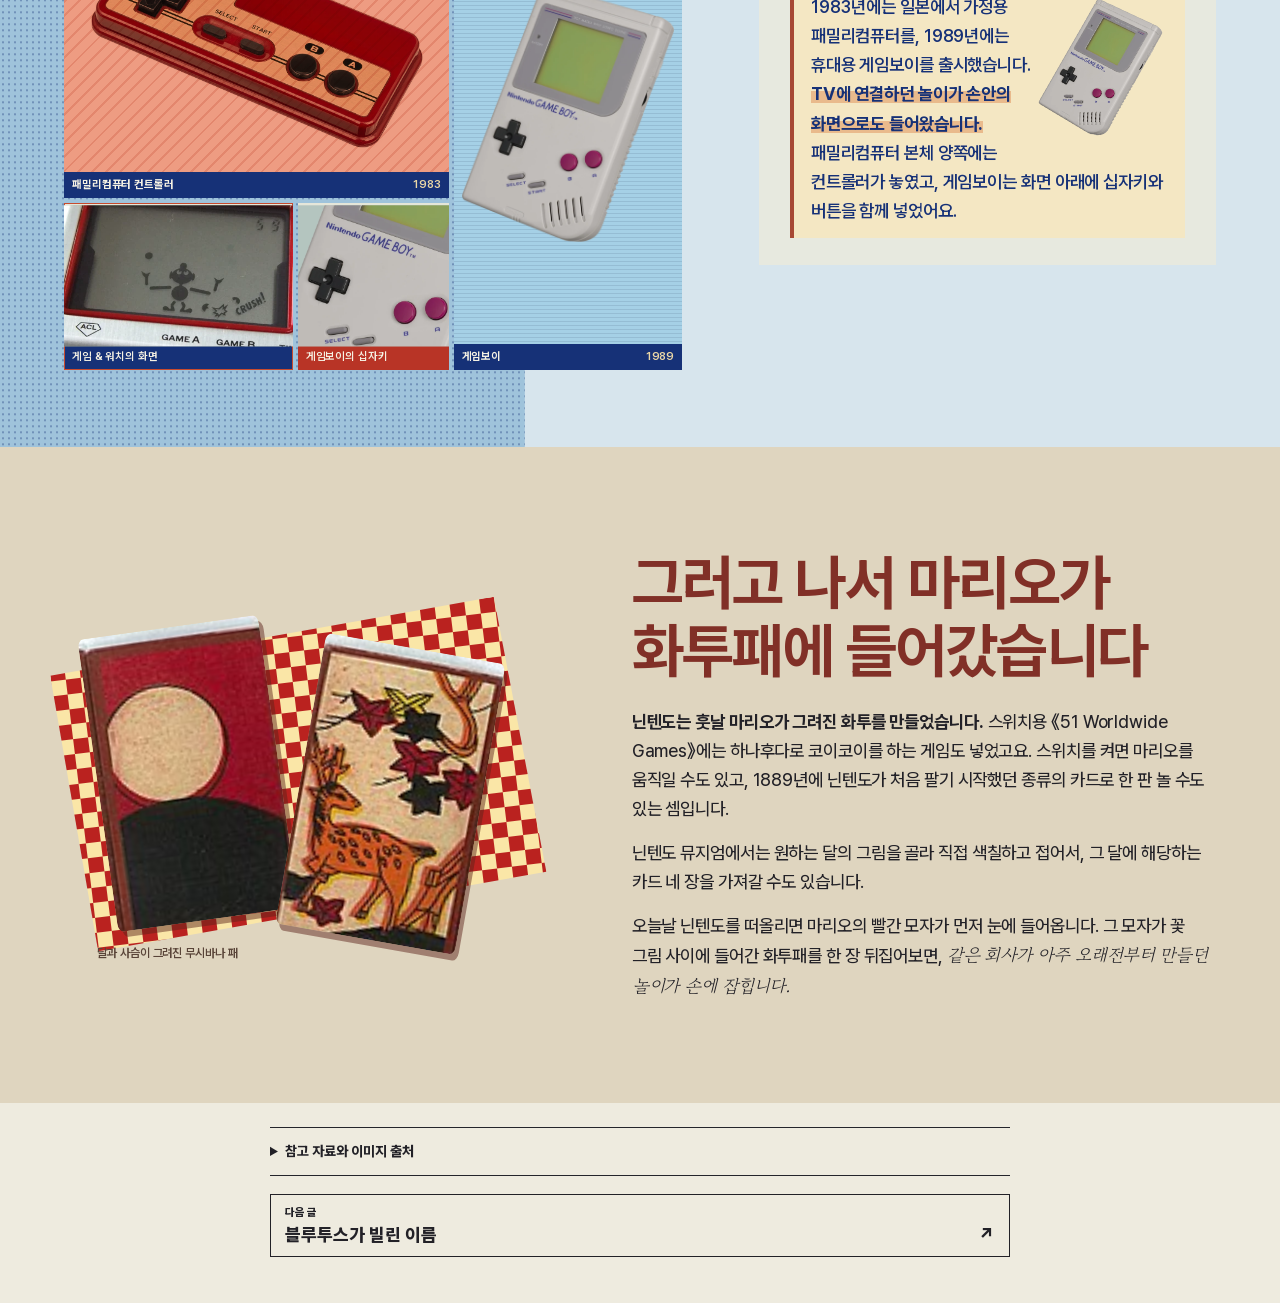
<file: nintendo.html>
<!doctype html>
<html lang="ko">
  <head>
    <meta charset="utf-8">
    <meta name="viewport" content="width=device-width, initial-scale=1">
    <meta name="description" content="교토의 화투패에서 TV와 손안의 게임기까지, 닌텐도가 만들어 온 놀이.">
    <title>닌텐도가 만들어 온 놀이 | 별별잡학</title>
    <link rel="stylesheet" href="style.css?v=2">
    <link rel="stylesheet" href="nintendo.css?v=2">
    <script src="photo-entry.js" defer></script>
  </head>
  <body class="story-page theme-nintendo">
    <a class="skip-link" href="#main">본문으로 건너뛰기</a>
    <header class="masthead">
      <a class="brand" href="index.html">별별잡학<span>편집실</span></a>
      <a class="index-link" href="index.html">전체 시안 <span aria-hidden="true">↗</span></a>
    </header>

    <main id="main" tabindex="-1">
      <article>
        <header class="nintendo-cover">
          <div class="nintendo-cover-grid">
            <h1><span>닌텐도가</span> <strong><span>만들어 온</span> <em>놀이</em></strong></h1>
            <div class="nintendo-cover-raster" aria-hidden="true"></div>
            <div class="nintendo-cover-cards" aria-hidden="true">
              <span class="nintendo-card"></span>
              <span class="nintendo-card nintendo-card--moon"></span>
            </div>
            <figure class="nintendo-cover-hardware">
              <img src="assets/nin-famicom.webp" width="1163" height="527" alt="크림색과 짙은 빨간색의 패밀리컴퓨터 본체와 유선 컨트롤러" fetchpriority="high">
              <figcaption>패밀리컴퓨터 <time datetime="1983">1983</time></figcaption>
            </figure>
            <div class="nintendo-cover-toy">
              <img src="assets/nin-ultra-editorial.jpg" width="1536" height="1024" alt="붉은 탁자에 놓인 접이식 집게 장난감">
            </div>
            <figure class="nintendo-cover-handheld">
              <img src="assets/nin-game-boy.webp" width="875" height="1064" alt="회색 본체와 십자키가 있는 휴대용 게임보이">
              <pre class="nintendo-pixel" aria-hidden="true">  ++
  ++   oo
++++++ oo
++++++    oo
  ++      oo
  ++</pre>
              <figcaption>게임보이 <time datetime="1989">1989</time></figcaption>
            </figure>
            <p class="nintendo-dek">마리오를 만든 닌텐도는 1889년 교토에서 화투를 만들어 팔기 시작했다.</p>
            <figure class="nintendo-cover-buttons">
              <div aria-hidden="true"></div>
              <figcaption>패밀리컴퓨터의 A·B 버튼</figcaption>
            </figure>
          </div>
        </header>

        <section class="nintendo-months nintendo-shell" aria-labelledby="hanafuda">
          <div class="nintendo-copy nintendo-months-copy">
            <h2 id="hanafuda"><span class="nintendo-chapter-title">화투패 한 벌에 열두 달이 들어 있습니다</span></h2>
            <p>1889년, 교토 시모교에서 야마우치 후사지로가 만들어 팔기 시작한 건 <i>하나후다</i>라는 일본식 화투였습니다. 한 벌에는 48장이 들어 있어요. <mark>1월부터 12월까지 네 장씩, 각 달을 나타내는 식물 그림이 있습니다.</mark> 1월은 소나무, 2월은 매화, 3월은 벚꽃이에요.</p>
            <figure class="nintendo-season">
              <div class="nintendo-season-cards" data-photo-entry aria-hidden="true">
                <span class="nintendo-card nintendo-card--pine"></span>
                <span class="nintendo-card nintendo-card--plum"></span>
                <span class="nintendo-card nintendo-card--cherry"></span>
              </div>
              <figcaption>무시바나 패의 소나무, 매화, 벚꽃. <a href="https://commons.wikimedia.org/wiki/File:Mushibana_by_Nintendo_(early_Sh%C5%8Dwa_era).jpg">원본과 권리 표시</a></figcaption>
            </figure>
            <p>같은 화투로도 여러 놀이를 할 수 있습니다. 두 사람이 하는 <i>코이코이</i>에서는 가져온 패로 조합을 만들어요. 벚꽃이 그려진 패와 술잔이 그려진 패를 모으면 ‘꽃구경 술 한잔’에 해당하는 조합이 됩니다. 멧돼지와 사슴, 나비를 모아도 점수가 나고요. 카드의 그림이 놀이 안에서 저마다 할 일이 있었던 거죠.</p>
            <p>조합을 만든 사람은 그 자리에서 판을 끝내거나, 점수를 더 얻으려고 한 차례 더 이어갈 수 있어요.</p>
          </div>
          <figure class="nintendo-archive">
            <img data-photo-entry src="assets/nin-edo-hanafuda.jpg" width="1280" height="573" alt="풀과 꽃을 손으로 그린 18세기 하나후다 패" loading="lazy">
            <figcaption>
              <strong>18세기에 손으로 그린 하나후다</strong>
              <span>닌텐도가 창업하기 전부터 이런 패로 놀았습니다.</span>
              <a href="https://commons.wikimedia.org/wiki/File:Hand-painted_hanafuda_-_mid-Edo_period.jpg">미이케 카루타·역사자료관 소장</a>
            </figcaption>
          </figure>
        </section>

        <section class="nintendo-toy" aria-labelledby="ultra-hand">
          <div class="nintendo-copy nintendo-toy-copy">
            <h2 id="ultra-hand"><span class="nintendo-chapter-title">손잡이를 오므리면 팔이 앞으로 나갑니다</span></h2>
            <figure class="nintendo-toy-figure">
              <img data-photo-entry src="assets/nin-ultra-editorial.jpg" width="1536" height="1024" alt="붉은 탁자에 비스듬히 놓인 접이식 집게 장난감" loading="lazy">
            </figure>
            <p>닌텐도가 화투에서 마리오로 건너가는 사이에는 묘한 장난감이 하나 있습니다. 이름은 <strong>울트라 핸드</strong>. 손잡이를 오므리면 접혀 있던 팔이 앞으로 쭉 뻗어서, 멀리 있는 물건을 끝의 집게로 집을 수 있었어요. 손으로 집으면 끝날 일을 굳이 늘어나는 팔로 해보는 장난감이었습니다.</p>
            <p>교토의 닌텐도 뮤지엄에서는 울트라 핸드를 이용한 놀이를 해볼 수 있어요. 레인을 따라 굴러오는 공을 집어 파이프에 넣는 방식입니다. 공을 놓치면 이번에는 조금 일찍 손잡이를 오므려봅니다. 화면을 켤 필요도 없이 한 번 더 해보게 되는 놀이죠.</p>
          </div>
        </section>

        <section class="nintendo-games" aria-labelledby="jumpman">
          <div class="nintendo-games-inner nintendo-shell">
            <h2 id="jumpman"><span class="nintendo-chapter-title">마리오가 처음 뛰어넘은 건 나무통이었습니다</span></h2>
            <div class="nintendo-console-spread">
              <figure class="nintendo-tv">
                <img data-photo-entry src="assets/nin-color-tv-game.webp" width="1280" height="720" alt="주황색 본체에 다이얼이 달린 컬러 TV 게임 15" loading="lazy">
                <figcaption><strong>컬러 TV 게임 15</strong><span>1977</span></figcaption>
              </figure>
              <figure class="nintendo-watch">
                <img data-photo-entry src="assets/nin-game-watch.webp" width="960" height="586" alt="붉은 버튼이 화면 양옆에 놓인 게임 앤드 워치 볼" loading="lazy">
                <figcaption><strong>게임 &amp; 워치</strong><span>1980</span></figcaption>
              </figure>
              <figure class="nintendo-console">
                <img data-photo-entry src="assets/nin-famicom-controller.webp" width="1280" height="896" alt="십자키와 붉은 버튼 두 개가 있는 패밀리컴퓨터 컨트롤러" loading="lazy">
                <figcaption><strong>패밀리컴퓨터 컨트롤러</strong><span>1983</span></figcaption>
              </figure>
              <figure class="nintendo-handheld">
                <img data-photo-entry src="assets/nin-game-boy.webp" width="875" height="1064" alt="작은 화면과 십자키를 갖춘 닌텐도 게임보이" loading="lazy">
                <figcaption><strong>게임보이</strong><span>1989</span></figcaption>
              </figure>
              <figure class="nintendo-watch-detail">
                <div aria-hidden="true"></div>
                <figcaption>게임 &amp; 워치의 화면</figcaption>
              </figure>
              <figure class="nintendo-dpad-detail">
                <div aria-hidden="true"></div>
                <figcaption>게임보이의 십자키</figcaption>
              </figure>
            </div>
            <div class="nintendo-copy">
              <p>닌텐도는 1977년 가정용 비디오 게임기를 내놓았고, 1980년에는 작은 화면을 손에 들고 노는 《게임 &amp; 워치》를 팔기 시작했습니다. 이듬해 오락실 게임 《동키콩》에 마리오가 처음 등장했어요. 당시 이름은 ‘점프맨’. 나무통을 뛰어넘고 사다리를 오르는 캐릭터였습니다. 화투를 만들기 시작한 때로부터 <strong>92년 뒤</strong>였습니다.</p>
              <div class="nintendo-hardware-note">
                <figure class="nintendo-reading-handheld">
                  <img data-photo-entry src="assets/nin-game-boy.webp" width="875" height="1064" alt="닌텐도 게임보이" loading="lazy">
                </figure>
                <p>1983년에는 일본에서 가정용 패밀리컴퓨터를, 1989년에는 휴대용 게임보이를 출시했습니다. <mark>TV에 연결하던 놀이가 손안의 화면으로도 들어왔습니다.</mark> 패밀리컴퓨터 본체 양쪽에는 컨트롤러가 놓였고, 게임보이는 화면 아래에 십자키와 버튼을 함께 넣었어요.</p>
              </div>
            </div>
          </div>
        </section>

        <section class="nintendo-return" aria-labelledby="mario-cards">
          <div class="nintendo-return-inner nintendo-shell">
            <figure class="nintendo-return-figure">
              <div aria-hidden="true">
                <span class="nintendo-card nintendo-card--moon"></span>
                <span class="nintendo-card nintendo-card--deer"></span>
              </div>
              <figcaption>달과 사슴이 그려진 무시바나 패</figcaption>
            </figure>
            <div class="nintendo-copy">
              <h2 id="mario-cards"><span class="nintendo-chapter-title">그러고 나서 마리오가 화투패에 들어갔습니다</span></h2>
              <p><strong>닌텐도는 훗날 마리오가 그려진 화투를 만들었습니다.</strong> 스위치용 《51 Worldwide Games》에는 하나후다로 코이코이를 하는 게임도 넣었고요. 스위치를 켜면 마리오를 움직일 수도 있고, 1889년에 닌텐도가 처음 팔기 시작했던 종류의 카드로 한 판 놀 수도 있는 셈입니다.</p>
              <p>닌텐도 뮤지엄에서는 원하는 달의 그림을 골라 직접 색칠하고 접어서, 그 달에 해당하는 카드 네 장을 가져갈 수도 있습니다.</p>
              <p>오늘날 닌텐도를 떠올리면 마리오의 빨간 모자가 먼저 눈에 들어옵니다. 그 모자가 꽃 그림 사이에 들어간 화투패를 한 장 뒤집어보면, <em>같은 회사가 아주 오래전부터 만들던 놀이가 손에 잡힙니다.</em></p>
            </div>
          </div>
        </section>

        <div class="story-end">
          <details class="sources">
            <summary>참고 자료와 이미지 출처</summary>
            <ul>
              <li><a href="https://www.nintendo.co.jp/corporate/en/history/index.html">닌텐도 공식 연혁</a></li>
              <li><a href="https://museum.nintendo.com/en/guide/hanafuda/index.html">닌텐도 뮤지엄 하나후다 안내</a></li>
              <li><a href="https://museum.nintendo.com/en/exhibition/index.html">닌텐도 뮤지엄 울트라 핸드와 화투 체험</a></li>
              <li><a href="https://www.nintendo.com/en-ca/whatsnew/get-to-know-the-king-of-swing/">닌텐도의 《동키콩》과 점프맨 소개</a></li>
              <li><a href="https://www.nintendo.com/en-gb/News/2021/August/Revisit-Nintendo-s-roots-with-Hanafuda-2019412.html">닌텐도의 코이코이와 마리오 화투 소개</a></li>
              <li><a href="https://japanplayingcardmuseum.com/edo-showa-dentou-hanafuda/">일본 트럼프·카드 박물관의 화투 자료</a> · <a href="https://commons.wikimedia.org/wiki/File:Mushibana_by_Nintendo_(early_Sh%C5%8Dwa_era).jpg">무시바나 화투패 스캔과 퍼블릭 도메인 표시</a></li>
              <li><a href="https://commons.wikimedia.org/wiki/File:Hand-painted_hanafuda_-_mid-Edo_period.jpg">에도 시대 손그림 화투패 스캔과 퍼블릭 도메인 표시</a></li>
              <li>게임기 사진 Evan-Amos · 퍼블릭 도메인. <a href="https://commons.wikimedia.org/wiki/File:Nintendo-Famicom-Console-Set-FL.png">패밀리컴퓨터</a> · <a href="https://commons.wikimedia.org/wiki/File:Nintendo-Famicom-Controller-I-FL.jpg">컨트롤러</a> · <a href="https://commons.wikimedia.org/wiki/File:Game-Boy-FL.png">게임보이</a></li>
              <li><a href="https://commons.wikimedia.org/wiki/File:TVGame15.jpg">컬러 TV 게임 15</a> · liftarn 촬영, Borvan53 편집. <a href="https://commons.wikimedia.org/wiki/File:Game-and-watch-ball.png">게임 &amp; 워치</a> · masatsu 촬영, RickyCourtney 편집. 두 사진은 WebP로 변환했으며 <a href="https://creativecommons.org/licenses/by-sa/2.0/">CC BY-SA 2.0</a>을 따릅니다.</li>
            </ul>
          </details>
          <nav class="story-nav" aria-label="다음 시안">
            <a href="bluetooth.html"><span>다음 글</span>블루투스가 빌린 이름 <span aria-hidden="true">↗</span></a>
          </nav>
        </div>
      </article>
    </main>
  </body>
</html>
</file>
<file: style.css>
@font-face {
  font-family: "Noto Serif KR";
  src: url("assets/noto-serif-kr.woff2") format("woff2");
  font-weight: 200 900;
  font-display: swap;
}
@font-face {
  font-family: "Black Han Sans";
  src: url("assets/black-han-sans.woff2") format("woff2");
  font-weight: 400;
  font-display: swap;
}
@font-face {
  font-family: Pretendard;
  src: url("assets/pretendard-variable.woff2") format("woff2");
  font-weight: 45 920;
  font-display: swap;
}
@font-face {
  font-family: "Gowun Batang";
  src: url("assets/gowun-batang.woff2") format("woff2");
  font-weight: 400;
  font-display: swap;
}

:root {
  color-scheme: light;
  --sans: Pretendard, "Apple SD Gothic Neo", "Malgun Gothic", sans-serif;
  --serif: "Noto Serif KR", "AppleMyungjo", Batang, serif;
  --literary: "Gowun Batang", var(--serif);
  --mono: "IBM Plex Mono", Menlo, Consolas, monospace;
  --ink: #211f1b;
  --paper: #f2ecde;
  --accent: #872e24;
  --line: #aaa191;
  --article-copy-size: clamp(.9375rem, .86rem + .31vw, 1.125rem);
  --article-copy-leading: 1.65;
  --article-paragraph-gap: .82em;
}

* { box-sizing: border-box; }
body, p, h1, h2, figure, blockquote { margin: 0; }
body {
  background: var(--paper);
  color: var(--ink);
  font-family: var(--sans);
  -webkit-text-size-adjust: 100%;
}
img { display: block; max-width: 100%; height: auto; }
a { color: inherit; }
a:focus-visible, summary:focus-visible { outline: 2px solid currentColor; outline-offset: 4px; }

.skip-link {
  position: absolute;
  z-index: 10;
  top: 7px;
  left: 12px;
  padding: 9px 13px;
  background: #fffef5;
  color: #222;
  transform: translateY(-150%);
}
.skip-link:focus { transform: translateY(0); }

.masthead {
  display: flex;
  align-items: center;
  justify-content: space-between;
  gap: 12px;
  min-height: 51px;
  padding: 9px max(16px, calc((100% - 1210px) / 2));
  border-bottom: 1px solid currentColor;
}
.brand, .index-link { text-decoration: none; white-space: nowrap; }
.brand { font-size: 19px; font-weight: 900; letter-spacing: -.065em; }
.brand span { margin-left: 7px; font-size: 11px; font-weight: 700; letter-spacing: 0; }
.index-link { font-size: 13px; font-weight: 750; }
.index-link:hover { text-decoration: underline; text-underline-offset: .25em; }

.story-end, .article-end {
  width: min(100% - 36px, 740px);
  margin-inline: auto;
  padding-block: 24px 46px;
}
.sources { border-block: 1px solid var(--line); font-size: 14px; line-height: 1.65; }
.sources summary { padding-block: 12px; cursor: pointer; font-weight: 750; }
.sources ul { padding-left: 1.4em; margin: 0 0 14px; overflow-wrap: anywhere; }
.sources a { text-underline-offset: 3px; }
.story-nav { margin-top: 18px; }
.story-nav a {
  display: grid;
  grid-template-columns: 1fr auto;
  gap: 5px 16px;
  align-items: center;
  border: 1px solid currentColor;
  padding: 11px 14px;
  font-size: 18px;
  font-weight: 800;
  text-decoration: none;
}
.story-nav a > span:first-child { grid-column: 1 / -1; font-size: 11px; }
.story-nav a:hover { text-decoration: underline; text-underline-offset: .2em; }

.index-page {
  --paper: #e7dfca;
  background: linear-gradient(#e9e0ccd6, #e9e0ccd6), url("assets/editorial-paper.jpg") top left / 500px auto, var(--paper);
}
.catalog { width: min(100% - 36px, 1150px); margin-inline: auto; padding-bottom: 56px; }
.catalog-intro { padding-block: clamp(25px, 5vw, 65px) clamp(16px, 3vw, 33px); }
.catalog-intro h1 {
  font: 900 clamp(48px, 10vw, 144px)/.92 var(--sans);
  letter-spacing: -.085em;
}
.catalog-intro h1 em { color: #972e24; }
.story-grid {
  display: grid;
  grid-template-columns: repeat(12, minmax(0, 1fr));
  margin: 0;
  padding: 0;
  list-style: none;
}
.story-grid li { min-width: 0; position: relative; }
.story-grid li:first-child { grid-area: 1 / 1 / 3 / 8; }
.story-grid li:nth-child(2) { grid-area: 1 / 8 / 2 / 13; margin: 3% 0 0 -3%; z-index: 1; }
.story-grid li:last-child { grid-area: 2 / 7 / 4 / 13; margin-top: -1%; z-index: 2; }
.story-card {
  display: block;
  position: relative;
  min-height: 100%;
  text-decoration: none;
  isolation: isolate;
  overflow: hidden;
}
.story-card:hover h2 { text-decoration: underline; text-underline-offset: .15em; }
.story-card:focus-visible { z-index: 1; outline-offset: -5px; }
.story-card.theme-elephant { background: #2f5146; color: #fff3d8; }
.story-card.theme-nintendo { background: #c32d29; color: #fff6d9; }
.story-card.theme-bluetooth { background: #283ebd; color: #f2f6d7; }
.card-art {
  position: relative;
  min-height: 125px;
  aspect-ratio: 2.6;
  isolation: isolate;
  background: radial-gradient(#20204070 .8px, transparent 1.2px) 0 0 / 5px 5px;
}
.theme-elephant .card-art { aspect-ratio: 1.53; background-color: #485a41; }
.card-art img { position: absolute; width: 75%; height: 95%; inset: 0 auto auto 0; object-fit: cover; }
.card-art .card-cut { width: 37%; height: 79%; inset: auto 2% -2% auto; transform: rotate(7deg); }
.theme-elephant .card-art img:first-child { width: 77%; object-position: 49% 46%; clip-path: polygon(0 0, 98% 0, 99% 92%, 0 100%); }
.theme-elephant .card-art .card-cut { right: 8%; height: 57%; border: 4px solid #d6cba4; }
.theme-nintendo .card-art img:first-child { height: 83%; top: 9%; left: 2%; object-fit: contain; transform: rotate(-10deg); }
.theme-nintendo .card-art .card-cut { object-fit: contain; height: 95%; right: 3%; transform: rotate(12deg); }
.theme-bluetooth .card-art img:first-child { object-position: 50% 63%; }
.theme-bluetooth .card-art .card-cut { border: 4px solid #dbd8ad; object-position: center 37%; }
.card-copy {
  position: relative;
  padding: 12px clamp(13px, 2.2vw, 29px) 16px;
}
.card-copy h2 { margin: 2px 22px 6px 0; font-size: clamp(23px, 3vw, 38px); line-height: 1.1; letter-spacing: -.045em; word-break: keep-all; }
.card-copy p { font-size: clamp(13px, 1.6vw, 17px); line-height: 1.42; word-break: keep-all; }
.card-arrow { position: absolute; top: 10px; right: 12px; }
@media (max-width: 600px) {
  .catalog { width: calc(100% - 24px); }
  .story-grid li:first-child { grid-area: 1 / 1 / 2 / 13; }
  .story-grid li:nth-child(2) { grid-area: 2 / 1 / 3 / 8; margin: 0; }
  .story-grid li:last-child { grid-area: 2 / 8 / 3 / 13; margin: 8% 0 0 -2%; }
  .theme-elephant .card-art { aspect-ratio: 2; }
  .card-art { min-height: 105px; }
  .story-grid li:not(:first-child) .card-copy h2 { font-size: clamp(17px, 5.2vw, 26px); }
  .story-grid li:not(:first-child) .card-copy { padding: 9px 9px 12px; }
  .story-grid li:not(:first-child) .card-copy h2 { margin-right: 11px; }
  .story-grid li:not(:first-child) .card-arrow { right: 5px; top: 8px; }
}

.story-motion {
  scroll-padding-block: clamp(12px, 3.5vh, 34px) 66px;
}

.story-motion article mark {
  color: inherit;
  background: linear-gradient(var(--marker-ink, #f3cc65), var(--marker-ink, #f3cc65)) left 86% / 100% 68% no-repeat;
  -webkit-box-decoration-break: clone;
  box-decoration-break: clone;
}
.story-motion .elephant-island { --marker-ink: #d79754; }
.story-motion .theme-bluetooth { --marker-ink: #e2f26c; }

.story-steps {
  position: fixed;
  z-index: 5;
  inset: auto max(10px, env(safe-area-inset-right)) max(10px, env(safe-area-inset-bottom)) auto;
  display: flex;
  background: var(--paper);
  color: var(--ink);
  border: 1px solid currentColor;
  box-shadow: 2px 2px 0 currentColor;
}
.story-steps button {
  width: 42px;
  height: 42px;
  padding: 0;
  font: 700 18px/1 var(--sans);
  color: inherit;
  background: transparent;
  border: 0;
  cursor: pointer;
}
.story-steps button + button { border-inline-start: 1px solid currentColor; }
.story-steps button:focus-visible { outline: 2px solid currentColor; outline-offset: -4px; }
.story-steps button:disabled { opacity: .3; cursor: default; }

@media (prefers-reduced-motion: no-preference) {
  .elephant-plate-pair,
  .elephant-study-map,
  .elephant-island-detail,
  .nintendo-cover-raster,
  .nintendo-season-cards,
  .nintendo-watch-detail > div,
  .nintendo-dpad-detail > div,
  .bt-cover-signal,
  .bt-cover-mark {
    translate: 0 var(--scroll-drift, 0px);
  }

  .story-motion article mark { background-size: 0% 68%; }
  .story-motion article mark.highlight-visible { animation: story-marker 1.12s cubic-bezier(.3, .18, .45, 1) both; }
}
@keyframes story-marker {
  from { background-size: 0% 68%; }
  to { background-size: 100% 68%; }
}
</file>
<file: bluetooth.css>
@font-face {
  font-family: "Barlow Condensed";
  src: url("assets/barlow-condensed-bold.woff2") format("woff2");
  font-weight: 700;
  font-display: swap;
}

@font-face {
  font-family: "Noto Sans Runic";
  src: url("assets/noto-sans-runic.woff2") format("woff2");
  font-weight: 400;
  font-display: swap;
  unicode-range: U+16A0-16FF;
}

.theme-bluetooth {
  --ink: #15152b;
  --paper: #eeeee4;
  --line: #88887d;
  --cobalt: #1e2b9c;
  --ink-blue: #121c73;
  --acid: #e2f26c;
  --graph: linear-gradient(#b6c6fb32 1px, transparent 1px), linear-gradient(90deg, #b6c6fb32 1px, transparent 1px);
  --display: "Barlow Condensed", var(--sans);
  background: var(--paper);
}

.theme-bluetooth .masthead { background: var(--paper); color: var(--ink); border-color: var(--ink); }
.bt-cover {
  padding: clamp(20px, 3vw, 41px) clamp(15px, 4vw, 66px) clamp(24px, 5vw, 66px);
  color: var(--paper);
  background-color: var(--cobalt);
  background-image: var(--graph);
  background-size: 31px 31px;
}
.bt-cover-layout {
  width: min(100%, 1310px);
  margin-inline: auto;
  display: grid;
  grid-template-columns: repeat(12, minmax(0, 1fr));
  grid-template-rows: auto repeat(4, clamp(57px, 7.7vw, 108px)) auto;
  gap: clamp(4px, 1vw, 12px);
  position: relative;
  isolation: isolate;
  container-type: inline-size;
}
.bt-cover-title {
  grid-area: 1 / 1 / 2 / -1;
  padding: .025em 0 .085em;
  border-top: 1px solid #efefdeb0;
  font: 700 clamp(3.5rem, 17.95cqw, 15rem)/.82 var(--display);
  letter-spacing: -.026em;
}
.bt-cover-signal {
  grid-area: 2 / 1 / 6 / -1;
  position: relative;
  z-index: -1;
  align-self: center;
  aspect-ratio: 8.5;
  opacity: .82;
  transform: rotate(-5deg);
  background: var(--acid);
  clip-path: polygon(0 73%, 19% 73%, 28% 20%, 37% 90%, 48% 7%, 57% 63%, 65% 40%, 74% 63%, 100% 63%, 100% 70%, 74% 70%, 65% 49%, 57% 72%, 48% 18%, 37% 100%, 28% 31%, 19% 81%, 0 81%);
}
.bt-cover-devices {
  grid-area: 2 / 1 / 6 / 9;
  display: grid;
  grid-template-rows: minmax(0, 1fr) auto;
  margin: 0;
  overflow: clip;
  border: 1px solid #efefdeb0;
  background: #eeeee4;
  color: var(--ink);
}
.bt-cover-devices img {
  width: 100%;
  height: 100%;
  object-fit: cover;
  object-position: 50% 62%;
}
.bt-cover-devices figcaption {
  padding: 8px 11px;
  border-top: 1px solid var(--ink);
  font: 650 .74rem/1.25 var(--mono);
}
.bt-cover-mark {
  grid-area: 2 / 9 / 5 / 13;
  align-self: start;
  justify-self: end;
  width: 72%;
  aspect-ratio: 1;
  display: grid;
  place-content: center;
  justify-items: center;
  gap: 8px;
  color: var(--acid);
  background: var(--ink-blue);
  border: 1px solid #efefde91;
  outline: 1px solid #efefde40;
  outline-offset: -7px;
}
.bt-cover-mark .bt-rune { width: clamp(32px, 6.6cqw, 96px); }
.bt-cover-mark span { font: 700 clamp(.65rem, 1.6cqw, 1.3rem)/1 var(--display); letter-spacing: .08em; }
.bt-cover-note {
  grid-area: 4 / 8 / 7 / 13;
  z-index: 1;
  align-self: end;
  padding: clamp(15px, 2.55vw, 34px);
  background: var(--acid);
  color: var(--ink);
  border-left: 7px solid var(--ink);
}
.bt-cover-korean {
  font: 820 clamp(2.05rem, 4.6cqw, 4.7rem)/1.06 var(--sans);
  letter-spacing: -.061em;
}
.bt-cover-dek {
  max-width: 26em;
  margin-top: .8em;
  font: 560 clamp(1rem, 1.55cqw, 1.22rem)/1.55 var(--sans);
  word-break: keep-all;
}
.bt-cover-jump {
  display: inline-block;
  margin-top: .8em;
  color: #18216b;
  font-size: .89rem;
  font-weight: 750;
  text-underline-offset: 4px;
}
.bt-cover-jump span { margin-left: .3em; }
#rune-panel { scroll-margin-top: 20px; }

.theme-bluetooth .chapter {
  width: min(100% - clamp(32px, 6vw, 90px), 1180px);
  margin: clamp(48px, 7.3vw, 96px) auto;
}
.theme-bluetooth h2 {
  font: 780 clamp(2rem, 3.6vw, 4.1rem)/1.14 var(--sans);
  letter-spacing: -.044em;
  text-wrap: balance;
  word-break: keep-all;
  overflow-wrap: anywhere;
}
.bt-copy {
  max-width: 35rem;
  margin-top: clamp(11px, 2vw, 21px);
  font: 430 var(--article-copy-size)/var(--article-copy-leading) var(--sans);
  letter-spacing: -.006em;
  word-break: keep-all;
  overflow-wrap: anywhere;
}
.bt-copy p + p, .bt-copy blockquote + p { margin-top: var(--article-paragraph-gap); }
.bt-copy blockquote { margin-top: .5em; }
.bt-rune-letter { font-family: "Noto Sans Runic", "Segoe UI Symbol", "Apple Symbols", sans-serif; }
#jelling-relief { scroll-margin-top: 20px; }
.bt-copy strong { font-weight: 790; }
.bt-copy em { font-weight: 680; }
.bt-copy mark {
  color: inherit;
  background: #ece6c9;
  padding: .02em .12em .06em;
  font-weight: 760;
  box-decoration-break: clone;
  -webkit-box-decoration-break: clone;
}
.bt-copy a { font-weight: 730; text-underline-offset: .22em; }
.bt-archive {
  display: grid;
  grid-template-columns: minmax(0, 1.14fr) minmax(0, .86fr);
  gap: clamp(25px, 5vw, 77px);
  align-items: center;
}
.bt-archive-copy {
  padding: clamp(18px, 3.5vw, 51px);
  border-top: 5px solid var(--ink);
  background: #f7f5ec;
}
.bt-archive-plate {
  display: grid;
  grid-template-columns: minmax(0, 1.18fr) minmax(0, .82fr);
  grid-template-rows: 1fr;
  align-items: end;
  isolation: isolate;
}
.bt-archive-plate figure {
  grid-row: 1;
  min-width: 0;
  background: var(--ink);
  color: var(--paper);
}
.bt-archive-inscription { grid-column: 1 / 3; margin-right: 21%; }
.bt-archive-portrait {
  grid-column: 2;
  position: relative;
  margin-bottom: -16px;
  outline: 4px solid var(--paper);
  transform: rotate(4deg);
}
.bt-archive-plate img { width: 100%; aspect-ratio: 1.17; object-fit: cover; }
.bt-archive-portrait img { aspect-ratio: .8; object-position: 48% 32%; filter: grayscale(1); }
.bt-archive-plate figcaption,
.bt-connection-sheet figcaption {
  padding: 8px 10px;
  font: 620 .77rem/1.4 var(--sans);
  word-break: keep-all;
}

.theme-bluetooth .bt-connection {
  width: 100%;
  padding: clamp(28px, 5.5vw, 79px) max(16px, calc((100% - 1180px) / 2));
  background-color: var(--ink-blue);
  background-image: var(--graph);
  background-size: 29px 29px;
}
.bt-connection-sheet {
  display: grid;
  grid-template-columns: minmax(0, 1.3fr) minmax(0, .7fr);
  gap: clamp(5px, .8vw, 12px);
  align-items: stretch;
}
.bt-connection-copy, .bt-drawing-copy {
  padding: clamp(19px, 3.65vw, 53px);
  background: #f7f5ec;
}
.bt-connection-copy { border-top: 5px solid var(--cobalt); }
.bt-drawing-copy { align-content: center; }
.bt-connection h2 { color: var(--cobalt); }
.bt-phone-cut, .bt-stone-cut {
  min-width: 0;
  display: grid;
  grid-template-rows: 1fr auto;
  place-items: center;
}
.bt-phone-cut {
  background:
    repeating-radial-gradient(circle at 50% 53%, transparent 0 13px, #e2f26c88 14px 15px, transparent 16px 26px),
    #8797ce;
}
.bt-stone-cut {
  background:
    repeating-linear-gradient(42deg, transparent 0 10px, #2637ad29 11px 12px),
    #e0eac0;
}
.bt-phone-cut figcaption,
.bt-stone-cut figcaption {
  justify-self: stretch;
  background: #e6e4d6;
  border-top: 1px solid #15152b52;
}
.bt-phone-cut img, .bt-stone-cut img {
  height: clamp(136px, 23vw, 316px);
  width: auto;
  max-width: 100%;
  object-fit: contain;
}
.bt-stone-cut img {
  clip-path: polygon(27% 8%, 36% 8.5%, 47% 12%, 59% 15%, 70% 19%, 75% 24%, 81% 32%, 87% 37%, 88% 45%, 90% 56%, 93% 69%, 94% 82%, 91% 91%, 78% 96%, 62% 93%, 53% 93%, 45% 90%, 36% 92%, 30% 89%, 21% 89%, 16% 83%, 13% 74%, 12% 67%, 8% 62%, 7% 56%, 11% 52%, 12% 47%, 13% 39%, 13% 30%, 15% 24%, 16% 20%, 21% 17%);
}
.bt-phone-cut img {
  filter: brightness(1.17);
  clip-path: polygon(5% 13%, 9% 9%, 17% 6%, 25% 3%, 32% 2%, 37% 5%, 44% 16%, 52% 27%, 61% 38%, 64% 39%, 68% 45%, 72% 51%, 83% 63%, 93% 72%, 96% 76%, 94% 81%, 90% 85%, 83% 89%, 74% 93%, 67% 96%, 62% 97%, 57% 94%, 52% 87%, 45% 78%, 39% 70%, 32% 63%, 29% 59%, 25% 55%, 26% 50%, 28% 48%, 23% 44%, 18% 37%, 13% 31%, 8% 25%, 4% 19%);
}
.bt-drawing-copy .bt-copy { margin-top: 0; }
.bt-drawing-copy .bt-reveal-note {
  border-inline-start: 4px solid var(--cobalt);
  padding: .7em .9em;
  background: #e4e6ef;
}
.bt-drawing-link {
  display: inline-block;
  margin-top: 1.15em;
  color: #1d2f92;
  font-weight: 720;
  text-underline-offset: 4px;
}

.theme-bluetooth .bt-names {
  display: grid;
  grid-template-columns: minmax(0, 1.14fr) minmax(0, 1fr);
  gap: clamp(18px, 3.8vw, 54px);
  align-items: end;
  padding-block: 20px 28px;
  border-block: 1px solid var(--ink);
}
.bt-name-quote {
  grid-column: 1 / -1;
  width: 100%;
  max-width: none;
  margin-top: 0;
  padding: clamp(18px, 3.6vw, 51px);
  border-top: 5px solid var(--cobalt);
  background: var(--acid);
}
.bt-name-quote p { max-width: 36rem; }
.bt-name-quote blockquote {
  max-width: 23em;
  font-size: clamp(1.3125rem, 3.3vw, 3.125rem);
  font-weight: 790;
  letter-spacing: -.039em;
  line-height: 1.3;
  text-wrap: balance;
}
.bt-name-proof {
  margin: 0;
  padding: 0;
  border-bottom: 1px solid var(--ink);
}
.bt-name-proof > div {
  display: grid;
  grid-template-columns: 1.12fr 1fr;
  align-items: center;
  gap: 8px;
  padding: clamp(9px, 1.7vw, 20px) clamp(12px, 1.65vw, 21px);
  border-top: 1px solid var(--ink);
}
.bt-name-proof > div:nth-child(2) { background: #dedff0; }
.bt-name-proof > div:last-child { background: var(--ink-blue); color: var(--paper); }
.bt-name-proof dt {
  font: 700 clamp(1.65rem, 4.5vw, 4.3rem)/.94 var(--display);
  letter-spacing: -.023em;
}
.bt-name-proof dd {
  margin: 0;
  font: 620 clamp(.76rem, 1.1vw, .95rem)/1.4 var(--sans);
  word-break: keep-all;
}
.bt-names-copy { padding-block: 16px; }

.bt-symbol {
  display: grid;
  grid-template-columns: minmax(0, 1.06fr) minmax(0, 1fr);
  align-items: center;
  gap: clamp(21px, 5.5vw, 84px);
}
.bt-equation {
  min-width: 0;
  margin: 0;
  padding: 7px 0 0;
  border: 0;
  color: var(--paper);
}
.bt-equation legend {
  padding: 0;
  color: var(--ink);
  font-size: .92rem;
  font-weight: 700;
}
.bt-equation input {
  position: absolute;
  inline-size: 1px;
  block-size: 1px;
  clip-path: inset(50%);
}
.theme-bluetooth .sources h3 {
  font-size: .88rem;
  margin-block: .8em .3em;
}
.bt-equation-mark {
  position: relative;
  display: grid;
  place-items: center;
  aspect-ratio: 2.05;
  color: var(--acid);
  overflow: clip;
  background-color: var(--cobalt);
  background-image:
    radial-gradient(circle at center, transparent 18%, #dee8f5aa 18.3% 18.6%, transparent 18.9% 31%, #dee8f581 31.2% 31.5%, transparent 31.8%),
    var(--graph);
  background-size: auto, 24px 24px, 24px 24px;
}
.bt-equation-mark::after {
  content: "";
  position: absolute;
  inset: 0;
  pointer-events: none;
  background: linear-gradient(120deg, transparent 35%, #e2f26c66 49%, #f2ffbb8c 50%, transparent 51%);
  transform: translateX(-100%);
}
.bt-equation-mark .bt-rune { position: absolute; width: clamp(49px, 9vw, 134px); opacity: 0; }
.bt-equation-choices { display: grid; grid-template-columns: repeat(3, minmax(0, 1fr)); background: var(--ink); }
.bt-equation-choices label {
  padding: 9px 3px 10px;
  display: grid;
  min-width: 0;
  min-height: 49px;
  text-align: center;
  align-content: center;
  gap: 2px;
  cursor: pointer;
  font-size: .83rem;
  font-weight: 680;
}
.bt-equation-choices label + label { border-inline-start: 1px solid #ffffff32; }
.bt-equation-choices span { font: 400 .83em var(--mono); }
#bt-rune-h:checked ~ .bt-equation-mark .bt-rune-h,
#bt-rune-b:checked ~ .bt-equation-mark .bt-rune-b,
#bt-rune-joined:checked ~ .bt-equation-mark .bt-rune-joined { opacity: 1; }
#bt-rune-h:checked ~ .bt-equation-choices [for="bt-rune-h"],
#bt-rune-b:checked ~ .bt-equation-choices [for="bt-rune-b"],
#bt-rune-joined:checked ~ .bt-equation-choices [for="bt-rune-joined"] { background: var(--acid); color: var(--ink); }
#bt-rune-h:focus-visible ~ .bt-equation-choices [for="bt-rune-h"],
#bt-rune-b:focus-visible ~ .bt-equation-choices [for="bt-rune-b"],
#bt-rune-joined:focus-visible ~ .bt-equation-choices [for="bt-rune-joined"] { outline: 2px solid currentColor; outline-offset: -5px; }
.bt-rune { display: block; background: currentColor; aspect-ratio: .74; }
.bt-rune-h { clip-path: polygon(47% 0, 54% 0, 54% 41%, 84% 14%, 90% 20%, 57% 50%, 90% 80%, 84% 86%, 54% 59%, 54% 100%, 47% 100%, 47% 59%, 16% 86%, 10% 80%, 44% 50%, 10% 20%, 16% 14%, 47% 41%); }
.bt-rune-b { clip-path: polygon(49% 0, 90% 25%, 58% 50%, 90% 75%, 49% 100%, 49% 0, 56% 12%, 56% 42%, 78% 25%, 56% 12%, 49% 0, 56% 59%, 56% 88%, 78% 75%, 56% 59%, 49% 59%); }
.bt-rune-joined { clip-path: polygon(49% 0, 90% 25%, 58% 50%, 90% 75%, 49% 100%, 49% 58%, 15% 86%, 10% 80%, 46% 50%, 10% 20%, 15% 14%, 49% 42%, 49% 0, 56% 12%, 56% 42%, 78% 25%, 56% 12%, 49% 0, 56% 59%, 56% 88%, 78% 75%, 56% 59%, 49% 58%); }

@media (min-width: 641px) and (max-width: 900px) {
  .bt-cover-layout { grid-template-rows: auto repeat(4, clamp(45px, 8vw, 73px)) auto; }
  .bt-cover-devices { grid-column-end: 8; }
  .bt-cover-note { grid-column: 7 / 13; }
  .bt-cover-mark { grid-column: 8 / 13; width: 53%; }
  .bt-archive { grid-template-columns: minmax(0, 1fr); }
  .bt-archive-copy .bt-copy { max-width: 35rem; }
  .bt-archive-plate { width: min(100%, 31rem); justify-self: end; }
  .bt-archive-inscription img { aspect-ratio: 1.85; }
  .bt-archive-portrait img { aspect-ratio: 1; }
  .bt-connection-sheet { grid-template-columns: minmax(0, 1fr) minmax(0, 11rem); }
  .bt-drawing-copy { grid-column: 1; grid-row: 2; }
  .bt-phone-cut img, .bt-stone-cut img { height: min(22vw, 195px); }
}

@media (max-width: 640px) {
  .theme-bluetooth .chapter { margin-block: clamp(36px, 7.5vw, 48px); }
  .bt-archive-copy, .bt-connection-copy, .bt-drawing-copy, .bt-name-quote { padding-block: 14px; }
  .bt-cover-layout { grid-template-rows: auto repeat(3, clamp(39px, 12vw, 69px)) auto; gap: 6px; }
  .bt-cover-title { font-size: clamp(3.25rem, 18.2cqw, 7rem); }
  .bt-cover-devices { grid-area: 2 / 1 / 5 / 12; }
  .bt-cover-mark { grid-area: 2 / 10 / 4 / 13; z-index: 1; width: 100%; }
  .bt-cover-note { grid-area: 5 / 2 / 6 / 13; margin-top: -14px; border-left-width: 5px; }
  .bt-cover-signal { grid-area: 3 / 1 / 6 / 13; align-self: end; margin-bottom: -7px; }
  .bt-cover-korean { font-size: clamp(1.85rem, 8cqw, 3rem); }
  .bt-cover-korean br { display: none; }
  .bt-archive-portrait { transform: rotate(3deg); }
  .bt-archive, .bt-symbol { grid-template-columns: minmax(0, 1fr); }
  .bt-archive-plate { margin-inline: 8px; }
  .bt-archive-inscription img { aspect-ratio: 1.7; }
  .bt-archive-portrait img { aspect-ratio: .95; }
  .bt-connection-sheet { grid-template-columns: repeat(2, minmax(0, 1fr)); }
  .bt-connection-copy, .bt-drawing-copy { grid-column: 1 / -1; }
  .bt-phone-cut img, .bt-stone-cut img { height: clamp(115px, 36vw, 208px); }
  .theme-bluetooth .bt-names { grid-template-columns: minmax(0, 1fr); }
  .bt-names-copy { padding-block: 5px 15px; }
}
@media (prefers-reduced-motion: no-preference) {
  .bt-archive-inscription img.photo-entering { animation: bt-feed-in 1.12s cubic-bezier(.32, .32, .38, 1) backwards; }
  .bt-cover-signal.photo-entering { animation: bt-signal 1.28s cubic-bezier(.32, .32, .38, 1) backwards; transform-origin: left center; }
  .bt-cover-mark.photo-entering { animation: bt-stamp 1.13s cubic-bezier(.32, .32, .38, 1) backwards; }
  .bt-phone-cut.photo-entering img, .bt-stone-cut.photo-entering img { animation: bt-object 1.05s ease-out backwards; }
  .bt-name-proof.photo-entering > div { animation: bt-object 1.05s ease-out backwards; }
  .bt-name-proof.photo-entering > div:nth-child(2) { animation-delay: 90ms; }
  .bt-name-proof.photo-entering > div:nth-child(3) { animation-delay: 180ms; }
  .bt-equation-mark.photo-entering::after { animation: bt-sweep 1.42s cubic-bezier(.33, .3, .55, 1); }
}
@keyframes bt-feed-in {
  from { clip-path: inset(0 0 58% 0); opacity: .78; }
  to { clip-path: inset(0); opacity: 1; }
}


@keyframes bt-signal {
  from { transform: rotate(-5deg) scaleX(.01); opacity: .1; }
  to { transform: rotate(-5deg) scaleX(1); opacity: .82; }
}
@keyframes bt-stamp {
  from { transform: translateY(-14px) rotate(5deg); opacity: .4; }
  to { transform: none; opacity: 1; }
}
@keyframes bt-object {
  from { transform: translateY(12px); opacity: .45; }
  to { transform: none; opacity: 1; }
}
@keyframes bt-sweep {
  from { transform: translateX(-100%); }
  to { transform: translateX(100%); }
}

.bt-rune-playback {
  margin: 0 0 8px auto;
  display: block;
  min-height: 42px;
  padding: 6px 13px;
  border: 1px solid var(--cobalt);
  background: var(--paper);
  color: var(--ink-blue);
  font: 720 .87rem/1.3 var(--sans);
  cursor: pointer;
}
.bt-rune-playback[hidden] { display: none; }
.bt-rune-playback:focus-visible { outline: 2px solid var(--cobalt); outline-offset: 3px; }

@media (prefers-reduced-motion: no-preference) {
  .bt-cover,
  .theme-bluetooth .bt-connection {
    background-position: 0 var(--scroll-drift, 0px);
  }
  .bt-equation-mark {
    background-position: center, 0 var(--scroll-drift, 0px), 0 var(--scroll-drift, 0px);
  }
  .theme-bluetooth h2.is-heading-entering {
    background: linear-gradient(#c9db60b3, #c9db60b3) left bottom / 0 4px no-repeat;
    animation: bt-title-tune 1.35s steps(16, end) backwards;
  }
  .theme-bluetooth .bt-connection.is-chapter-entering,
  .bt-cover.is-chapter-entering {
    animation: bt-grid-drift 1.46s cubic-bezier(.32, .32, .38, 1) backwards;
  }
  .bt-equation-mark .bt-rune {
    transform: scale(.82);
    transition: opacity .27s ease, transform .31s cubic-bezier(.21, .7, .26, 1);
  }
  #bt-rune-h:checked ~ .bt-equation-mark .bt-rune-h,
  #bt-rune-b:checked ~ .bt-equation-mark .bt-rune-b,
  #bt-rune-joined:checked ~ .bt-equation-mark .bt-rune-joined {
    transform: scale(1);
  }
}
@keyframes bt-title-tune {
  0% { background-size: 0 4px; }
  69% { background-position: left bottom; background-size: 100% 4px; }
  100% { background-position: right bottom; background-size: 0 4px; }
}
@keyframes bt-grid-drift {
  from { background-position: -58px calc(27px + var(--scroll-drift, 0px)); }
  to { background-position: 0 var(--scroll-drift, 0px); }
}
</file>
<file: elephant.css>
@font-face {
  font-family: "Maru Buri";
  src: url("assets/elephant-maru-buri.woff2") format("woff2");
  font-weight: 600;
  font-display: swap;
}

.theme-elephant {
  --paper: #eee9de;
  --ink: #181716;
  --accent: #a62e23;
  --line: #a19a8d;
  --elephant-black: #121212;
  --elephant-bone: #f3eee4;
  --elephant-display: "Maru Buri", var(--serif);
  --elephant-cinnabar: #a32920;
  --elephant-jade: #395e51;
  --elephant-lattice:
    repeating-linear-gradient(45deg, transparent 0 12px, currentColor 12px 13px, transparent 13px 27px),
    repeating-linear-gradient(-45deg, transparent 0 12px, currentColor 12px 13px, transparent 13px 27px);
}

.theme-elephant .masthead {
  color: var(--elephant-bone);
  background: #331b16;
  border-color: #edca9e73;
}

.elephant-cover {
  color: var(--elephant-bone);
  background: #331b16;
}

.elephant-layout {
  position: relative;
  display: grid;
  isolation: isolate;
  grid-template-columns: minmax(0, 1fr);
  grid-template-rows: auto 1fr auto;
  align-items: end;
  width: min(100%, 1640px);
  min-height: clamp(570px, 52vw, 790px);
  margin-inline: auto;
  padding: clamp(37px, 5.2vw, 72px) max(30px, calc((100% - 1260px) / 2));
  background: var(--elephant-cinnabar);
}

.elephant-layout::before {
  position: absolute;
  z-index: -4;
  inset: 0;
  color: #f8c28b48;
  pointer-events: none;
  background:
    linear-gradient(9deg, #6b1b19b0 0 25%, transparent 68%),
    linear-gradient(90deg, transparent 0 55%, #311d19 55% 100%),
    var(--elephant-lattice), #962b23;
  content: "";
}

.elephant-layout::after {
  position: absolute;
  z-index: -3;
  top: 6%;
  right: 6.8%;
  width: clamp(136px, 26vw, 392px);
  aspect-ratio: 1;
  pointer-events: none;
  border: 1px solid #f4d4a786;
  outline: 1px solid #f4d4a759;
  outline-offset: 6px;
  color: #f4d4a749;
  background: var(--elephant-lattice), var(--elephant-jade);
  rotate: 9deg;
  content: "";
}

.elephant-gatefold {
  position: absolute;
  z-index: -2;
  inset: 7% 10% 6% 47%;
  border: clamp(4px, .75vw, 11px) solid #e3cba6;
  overflow: hidden;
  background: #2b211a;
  box-shadow: 12px 14px #3919169e;
  rotate: 4deg;
}

.elephant-gatefold img {
  width: 100%;
  height: 100%;
  object-fit: cover;
  object-position: 48% 34%;
  filter: sepia(.27) saturate(.59) brightness(.91) contrast(1.28);
}

.elephant-gatefold::after {
  position: absolute;
  inset: 0;
  pointer-events: none;
  background:
    linear-gradient(0deg, #160f10bb, transparent 48%),
    repeating-linear-gradient(0deg, #3e231930 0 1px, transparent 1px 4px);
  content: "";
}

.elephant-cover-folio {
  position: absolute;
  z-index: -1;
  top: 15%;
  left: 36%;
  width: clamp(83px, 16.5vw, 231px);
  height: 50%;
  border: clamp(3px, .55vw, 8px) solid #efd6ac;
  background: #ead4a9;
  box-shadow: 8px 8px #4f1a164f;
  rotate: -12deg;
}

.elephant-cover-folio img {
  width: 100%;
  height: 100%;
  object-fit: cover;
  object-position: 54% 38%;
  filter: sepia(.19) contrast(1.14);
}

.elephant-cover-glyph {
  position: absolute;
  z-index: -1;
  top: 19%;
  left: 7%;
  color: #edb27a;
  font: 500 clamp(109px, 25vw, 345px)/1 'Songti SC', 'Noto Serif CJK KR', serif;
  opacity: .39;
  text-shadow: 1px 1px #4c221a;
}

.elephant-date {
  align-self: start;
  width: fit-content;
  padding: .49em .77em .43em;
  border-block: 1px solid #eecda5;
  color: #ffebcc;
  background: #531d1b;
  font: 650 clamp(15px, 1.6vw, 22px)/1 var(--mono);
  font-variant-numeric: tabular-nums;
  letter-spacing: .1em;
}

.elephant-cover h1 {
  min-width: 0;
  margin: 32px 0 20px;
  color: var(--elephant-bone);
  font: 600 clamp(88px, 14.9vw, 213px)/.96 var(--elephant-display);
  letter-spacing: -.052em;
  word-break: keep-all;
}

.elephant-cover h1 span {
  display: block;
  width: fit-content;
}

.elephant-cover h1 span:first-child {
  margin-bottom: .12em;
  padding: .22em .38em .2em .32em;
  clip-path: polygon(0 4%, 100% 0, 98% 96%, 1% 100%);
  color: #2c1c16;
  background: #efdbb7;
  font: 870 .29em/1 var(--sans);
  letter-spacing: -.04em;
  rotate: -2deg;
}

.elephant-cover h1 span:last-child {
  position: relative;
  text-shadow: 3px 4px #421c19, 6px 8px #421c1980;
}

.elephant-standfirst {
  max-width: 26em;
  margin-top: clamp(8px, 2vw, 24px);
  padding: clamp(9px, 1.45vw, 17px) clamp(11px, 1.65vw, 24px);
  border-left: 3px double #d9ba90;
  color: var(--elephant-bone);
  background: #361a17;
  font: 520 clamp(16px, 1.85vw, 23px)/1.6 var(--sans);
  word-break: keep-all;
  overflow-wrap: anywhere;
}

.elephant-plate-pair {
  position: absolute;
  z-index: 2;
  right: max(34px, calc((100% - 1340px) / 2));
  bottom: clamp(33px, 4.8vw, 71px);
  display: grid;
  grid-template-columns: minmax(0, .71fr) minmax(0, 1fr);
  align-items: stretch;
  width: clamp(187px, 27vw, 372px);
  padding: clamp(4px, .55vw, 8px);
  gap: 4px;
  border: 1px solid #7c5b45;
  background: #e5c69c;
  box-shadow: 8px 7px #221913b3;
  rotate: -5deg;
}

.elephant-plate-pair img {
  width: 100%;
  height: clamp(57px, 7.2vw, 104px);
  object-fit: cover;
  filter: grayscale(1) contrast(1.17);
}

.elephant-plate-pair img:first-child {
  object-position: 47% 52%;
}

.elephant-plate-pair img:last-child {
  object-position: 62% 28%;
  filter: saturate(.7) brightness(.87) contrast(1.13);
}

.elephant-spreads {
  --archive-cream: #faf0db;
  --archive-line: #947f5f;
  --archive-red: #84261d;
  padding-top: clamp(26px, 5.4vw, 78px);
  background: #e9dec8;
}

.elephant-arrival,
.elephant-exile,
.elephant-last,
.elephant-island-inner {
  width: min(100% - 44px, 1210px);
  margin-inline: auto;
  display: grid;
  align-items: start;
}

.elephant-spreads h2 {
  position: relative;
  isolation: isolate;
  min-width: 0;
  color: inherit;
  font: 600 clamp(32px, 4.25vw, 67px)/1.12 var(--elephant-display);
  letter-spacing: -.037em;
  word-break: keep-all;
  overflow-wrap: anywhere;
}

.elephant-spreads h2::before {
  position: absolute;
  z-index: -1;
  inset: 13% 14% 12% 0;
  background: var(--heading-wash, #bd674f27);
  clip-path: polygon(0 19%, 10% 12%, 37% 15%, 58% 8%, 82% 11%, 100% 2%, 96% 29%, 99% 46%, 96% 66%, 98% 82%, 72% 92%, 47% 89%, 22% 98%, 0 94%);
  transform-origin: left center;
  pointer-events: none;
  content: "";
}

.elephant-arrival {
  grid-template-columns: minmax(0, 1fr) minmax(0, .255fr);
  border: 1px solid var(--archive-line);
  border-top: 5px solid var(--archive-red);
  background: var(--archive-cream);
  box-shadow: 7px 7px #d2bea1;
}

.elephant-arrival h2 {
  grid-column: 1;
  padding: clamp(16px, 3.1vw, 44px) clamp(18px, 5vw, 68px);
  border-bottom: 1px solid var(--archive-line);
}

.elephant-arrival h2::before {
  inset: 15% 29% 17% 0;
}

.elephant-arrival .elephant-copy {
  grid-column: 1;
  width: 100%;
  max-width: 850px;
  padding: clamp(20px, 3.15vw, 42px) clamp(18px, 5vw, 68px);
}

.elephant-ration {
  grid-area: 1 / 2 / 3 / 3;
  align-self: stretch;
  display: grid;
  align-content: center;
  padding: 1em .2em;
  border-left: 1px solid var(--archive-line);
  background: repeating-linear-gradient(0deg, transparent 0 6px, #84261d17 6px 7px), #e4c9a2;
  color: var(--archive-red);
  font: 620 clamp(42px, 7vw, 102px)/1 Georgia, serif;
  white-space: nowrap;
  letter-spacing: -.05em;
  text-align: center;
}

.elephant-ration strong {
  font-weight: inherit;
}

.elephant-ration span {
  margin-left: .15em;
  font: 680 .23em/1.2 var(--sans);
  letter-spacing: 0;
}

.elephant-ration small {
  width: 100%;
  margin-top: 10px;
  color: var(--ink);
  font: 560 clamp(10px, 1.1vw, 13px)/1.15 var(--sans);
  letter-spacing: 0;
  text-align: center;
}

.elephant-copy {
  min-width: 0;
  font: 435 var(--article-copy-size)/var(--article-copy-leading) var(--sans);
  word-break: keep-all;
  overflow-wrap: anywhere;
}

.elephant-copy p + p {
  margin-top: var(--article-paragraph-gap);
}

.elephant-petition {
  margin-block: .85em;
  padding: .7em 1em;
  border-block: 3px double #b78970;
  color: #6f1f18;
  background: #e9d2a9;
  font: 600 clamp(1.125rem, 2vw, 1.625rem)/1.45 var(--elephant-display);
  letter-spacing: -.035em;
}

.elephant-copy mark {
  color: inherit;
  background: linear-gradient(transparent 53%, #dc745958 53% 97%, transparent 97%);
  -webkit-box-decoration-break: clone;
  box-decoration-break: clone;
  font-weight: 660;
}

.elephant-copy strong {
  font-weight: 680;
}

.elephant-jar {
  float: right;
  overflow: clip;
  width: clamp(143px, 18vw, 248px);
  margin: -.8em 0 .1em .5em;
  shape-outside: polygon(43% 1%, 100% 0, 100% 100%, 0 100%, 0 82%, 15% 79%, 11% 57%, 7% 45%, 10% 31%, 16% 24%, 33% 16%);
  shape-margin: 9px;
}

.elephant-jar img {
  width: 100%;
  height: auto;
  clip-path: polygon(32.9% 11.9%, 39% 10.6%, 46.1% 9.8%, 55.5% 9.8%, 61.9% 10.5%, 64.5% 11.7%, 64.5% 12.4%, 62.6% 13.7%, 62.7% 15.1%, 63.4% 17.9%, 65.1% 20.5%, 68% 21.8%, 72% 23.4%, 76.1% 26.2%, 78.5% 29.1%, 79.8% 32.8%, 80.6% 36.5%, 80.4% 41.8%, 79% 47.7%, 75.8% 56.1%, 73.9% 63.7%, 71.4% 70.5%, 69.7% 76.8%, 68.4% 83.2%, 66.5% 88.5%, 63% 91%, 58.4% 92.5%, 51.6% 93.6%, 43.5% 93.5%, 37.5% 92.8%, 33% 91.5%, 30.8% 89.7%, 29.5% 86.2%, 28% 80.7%, 25.6% 73.1%, 22.9% 64.9%, 21.4% 58.3%, 19.7% 51.4%, 18.4% 46%, 17.2% 41.5%, 16.9% 36.2%, 17.7% 32.7%, 19.3% 29.2%, 22.4% 25.9%, 26.3% 23.7%, 30.5% 22%, 32.3% 20.4%, 33.7% 18.2%, 34.4% 14.7%, 34.1% 13.6%);
  transform: rotate(8deg) scale(1.09);
  filter: sepia(.17) contrast(1.19);
}

.elephant-jar figcaption,
.elephant-study-caption {
  font: 580 clamp(10px, 1.15vw, 13px)/1.4 var(--sans);
  word-break: keep-all;
}

.elephant-jar figcaption {
  margin: -3px 0 0;
  color: #544637;
  text-align: center;
}

.elephant-portrait-study {
  min-width: 0;
  background: #7b1e16;
}

.elephant-study-images {
  position: relative;
  isolation: isolate;
  display: grid;
  grid-template-columns: repeat(12, minmax(0, 1fr));
  grid-template-rows: repeat(8, minmax(0, 1fr));
  align-items: start;
  height: clamp(315px, 41vw, 565px);
  color: #d6c18a3d;
  background:
    var(--elephant-lattice),
    linear-gradient(145deg, #3e6659 0 53%, #9f291f 53% 100%);
  padding: clamp(7px, 1.8vw, 26px);
}

.elephant-study-images::after {
  position: absolute;
  z-index: 1;
  inset: 0;
  background: radial-gradient(ellipse at 24% 22%, #e4ca8e46, transparent 57%);
  pointer-events: none;
  content: "";
}

.elephant-portrait-study img {
  width: 100%;
  height: 100%;
  min-height: 0;
  object-fit: cover;
}

.elephant-study-skin {
  grid-area: 1 / 1 / 7 / 9;
  object-position: 44% 52%;
  filter: grayscale(1) contrast(1.28) brightness(.84);
  clip-path: polygon(0 0, 95% 0, 100% 6%, 94% 15%, 98% 30%, 95% 45%, 97% 62%, 91% 74%, 96% 85%, 92% 99%, 0 98%);
}

.elephant-study-record {
  grid-area: 1 / 5 / 9 / 12;
  z-index: 2;
  object-position: 50% 44%;
  border: clamp(3px, .68vw, 9px) solid #e8d7ad;
  background: #e8d7ad;
  filter: sepia(.1) contrast(1.13);
  box-shadow: 3px 7px 16px #19150ec2;
  rotate: -7deg;
}

.elephant-study-body {
  z-index: 3;
  grid-area: 5 / 8 / 9 / 13;
  object-position: 55% 51%;
  border: clamp(3px, .65vw, 8px) solid #eae2d3;
  filter: grayscale(.94) brightness(.87) contrast(1.2);
  box-shadow: 3px 5px 11px #1b1513aa;
  rotate: 7deg;
}

.elephant-study-map {
  z-index: 2;
  grid-area: 4 / 1 / 9 / 5;
  border: clamp(2px, .35vw, 5px) solid #dac29a;
  object-position: 48% 53%;
  filter: saturate(.86) contrast(1.1);
  rotate: 7deg;
  box-shadow: 3px 4px 10px #1b1513b3;
}

.elephant-study-glyph {
  grid-area: 5 / 2 / 9 / 8;
  z-index: 3;
  align-self: end;
  margin: 0 0 -.09em .1em;
  color: #e5bc8d;
  font: 500 clamp(86px, 17.5vw, 240px)/.94 'Songti SC', 'Noto Serif CJK KR', serif;
  opacity: .88;
  text-shadow: 3px 3px #62221a;
}

.elephant-study-caption {
  padding: 0 clamp(8px, 1.8vw, 26px) clamp(6px, .9vw, 13px);
  color: #fff2df;
  text-align: right;
}

.elephant-exile {
  grid-template-columns: minmax(0, .85fr) minmax(0, 1.1fr);
  align-items: center;
  gap: 0 clamp(14px, 2.6vw, 34px);
  margin-block: clamp(52px, 8vw, 108px);
  padding: clamp(12px, 2.25vw, 33px);
  color: var(--archive-cream);
  background:
    repeating-linear-gradient(0deg, transparent 0 4px, #34181215 4px 5px),
    linear-gradient(90deg, #7f261c, #9a3023 51%, #731e17);
  box-shadow: inset 0 0 0 1px #5a1712;
}

.elephant-exile h2 {
  --heading-wash: #2e100c5e;
  grid-column: 1 / -1;
  padding: .12em .2em .42em;
  border-bottom: 1px solid #e7bf9994;
}

.elephant-exile h2::before {
  inset-inline-end: 8%;
}

.elephant-exile .elephant-copy {
  position: relative;
  z-index: 3;
  display: flow-root;
  margin: clamp(13px, 2.2vw, 29px) 0 0;
  padding: clamp(15px, 3.1vw, 43px);
  color: var(--ink);
  background: var(--archive-cream);
  box-shadow: 5px 5px #5d1b16;
}

.elephant-exile .elephant-copy::before {
  position: absolute;
  top: -8px;
  left: 10%;
  width: 29%;
  height: 14px;
  content: "";
  background: #b8915ec9;
  rotate: 2deg;
  pointer-events: none;
}

.elephant-sign {
  float: right;
  width: clamp(59px, 8vw, 102px);
  margin: 0 0 0 .95em;
  text-align: center;
}

.elephant-sign img {
  width: 100%;
  height: auto;
  aspect-ratio: 1.21;
  object-fit: cover;
  object-position: center 62%;
  clip-path: polygon(4% 1%, 94% 0, 98% 8%, 97% 98%, 3% 100%, 0 88%, 2% 26%, 0 9%);
  mix-blend-mode: multiply;
  filter: sepia(.27) saturate(.61) contrast(1.24) brightness(1.06);
  rotate: -7deg;
}

.elephant-sign figcaption {
  margin: .55em 0 0 .35em;
  color: #544637;
  font: 580 clamp(10px, 1.15vw, 13px)/1.4 var(--sans);
}

.elephant-island {
  color: var(--elephant-bone);
  background: var(--elephant-black);
}

.elephant-island-visual {
  position: relative;
  isolation: isolate;
  display: grid;
  align-items: end;
  min-height: clamp(265px, 50vw, 630px);
  padding: clamp(30px, 7vw, 98px) max(22px, calc((100% - 1210px) / 2));
}

.elephant-island-view {
  position: absolute;
  z-index: -2;
  inset: 0;
  width: 100%;
  height: 100%;
  object-fit: cover;
  object-position: 34% 55%;
  filter: grayscale(1) brightness(.83) contrast(1.11);
}

.elephant-island-visual::after {
  position: absolute;
  z-index: -1;
  inset: 0;
  pointer-events: none;
  background: linear-gradient(0deg, #121212fc, #12121277 25%, transparent 65%);
  content: "";
}

.elephant-island-visual::before {
  position: absolute;
  z-index: -1;
  inset: 46% 0 0;
  background: repeating-linear-gradient(0deg, #d8b88f2d 0 1px, transparent 1px 13px);
  mask-image: linear-gradient(0deg, transparent 0 12%, #000 63%, transparent);
  pointer-events: none;
  content: "";
}

.elephant-island-detail {
  position: absolute;
  right: max(28px, calc((100% - 1220px) / 2));
  bottom: clamp(22px, 5.5vw, 81px);
  width: clamp(99px, 18vw, 265px);
  height: clamp(139px, 26vw, 330px);
  border: clamp(2px, .42vw, 6px) solid #f3eee4;
  object-fit: cover;
  object-position: 100% 38%;
  filter: saturate(.66) brightness(.88) contrast(1.12);
  box-shadow: 0 5px 22px #1118;
  rotate: 5deg;
}

.elephant-island blockquote {
  position: relative;
  max-width: 69%;
  color: var(--elephant-bone);
  font: 600 clamp(26px, 6.3vw, 84px)/1.14 var(--elephant-display);
  letter-spacing: -.045em;
  word-break: keep-all;
  overflow-wrap: anywhere;
}

.elephant-island-inner {
  position: relative;
  grid-template-columns: minmax(0, .75fr) minmax(0, 1fr);
  gap: clamp(18px, 5.4vw, 78px);
  margin-top: clamp(-28px, -2.2vw, -11px);
  padding: clamp(21px, 4vw, 55px) clamp(18px, 4.5vw, 59px);
  border-top: 4px solid #be7f52;
  color: #2b1d16;
  background: var(--archive-cream);
}

.elephant-island-inner h2 {
  --heading-wash: #b97a4c38;
  color: var(--archive-red);
}

.elephant-island-inner h2::before {
  inset: 4% 6% 7% -2%;
}

.elephant-island .elephant-copy mark {
  background: linear-gradient(transparent 53%, #f0715d66 53% 97%, transparent 97%);
}

.elephant-last {
  margin-block: clamp(42px, 7.5vw, 110px) 0;
  padding-bottom: clamp(26px, 5vw, 65px);
}

.elephant-last h2 {
  --heading-wash: #45151069;
  padding: .31em .55em .38em;
  color: var(--archive-cream);
  background: var(--archive-red);
}

.elephant-last h2::before {
  inset-inline-end: 5%;
}

.elephant-last .elephant-copy {
  display: grid;
  grid-template-columns: repeat(2, minmax(0, 1fr));
  border: 1px solid var(--archive-line);
  border-top: 0;
  background: var(--archive-cream);
}

.elephant-last .elephant-copy p {
  margin: 0;
  padding: clamp(12px, 2.6vw, 36px) clamp(15px, 3vw, 42px);
}

.elephant-last .elephant-copy p:nth-child(2) {
  border-left: 1px solid var(--archive-line);
}

.elephant-last .elephant-copy p:nth-child(n+3) {
  border-top: 1px solid var(--archive-line);
}

.elephant-last .elephant-copy .elephant-closing {
  border-left: 1px solid var(--archive-line);
  color: #6f1f18;
  background: #e9d2a9;
  font: 600 clamp(1.125rem, 2vw, 1.625rem)/1.45 var(--elephant-display);
}

@media (prefers-reduced-motion: no-preference) {
  .elephant-layout::before,
  .elephant-island-visual::before {
    background-position: 0 var(--scroll-drift, 0px);
  }

  .theme-elephant .photo-entering {
    animation: elephant-image-in 1.06s cubic-bezier(.26, .39, .3, 1) backwards;
  }

  .elephant-cover.is-chapter-entering .elephant-gatefold img {
    animation: elephant-plate-open 1.42s cubic-bezier(.32, .22, .38, 1) both;
  }

  .elephant-cover.is-chapter-entering .elephant-cover-folio,
  .elephant-cover.is-chapter-entering .elephant-plate-pair {
    animation: elephant-slip-in 1.25s .15s cubic-bezier(.32, .22, .38, 1) both;
  }

  .elephant-study-record.photo-entering {
    animation-name: elephant-record-in;
    animation-delay: 90ms;
  }

  .elephant-study-body.photo-entering {
    animation-delay: 145ms;
  }

  .elephant-study-map.photo-entering {
    animation-delay: 180ms;
  }

  .elephant-spreads h2.is-heading-entering::before {
    animation: elephant-ink-wipe 1.32s cubic-bezier(.32, .22, .38, 1) both;
  }

  .elephant-arrival.is-chapter-entering .elephant-ration {
    animation: elephant-ledger-drift 1.38s cubic-bezier(.32, .22, .38, 1) both;
  }

  .elephant-exile.is-chapter-entering .elephant-study-images {
    animation: elephant-lattice-drift 1.48s cubic-bezier(.32, .22, .38, 1) both;
  }

  .elephant-exile.is-chapter-entering .elephant-study-images::after {
    animation: elephant-ink-wipe 1.32s .12s cubic-bezier(.32, .22, .38, 1) both;
  }

  .elephant-exile.is-chapter-entering .elephant-study-glyph {
    animation: elephant-glyph-impression 1.19s .22s cubic-bezier(.32, .22, .38, 1) both;
  }

  .elephant-island.is-chapter-entering .elephant-island-visual::before {
    animation: elephant-ledger-drift 1.42s cubic-bezier(.32, .22, .38, 1) both;
  }
}

@keyframes elephant-image-in {
  from { opacity: .48; transform: translateY(17px); }
  to { opacity: 1; transform: translateY(0); }
}

@keyframes elephant-plate-open {
  from { opacity: .52; scale: 1.105; }
  to { opacity: 1; scale: 1; }
}

@keyframes elephant-slip-in {
  from { opacity: 0; transform: translateY(17px); }
  to { opacity: 1; transform: translateY(0); }
}

@keyframes elephant-record-in {
  from { opacity: .36; clip-path: inset(0 0 82%); }
  to { opacity: 1; clip-path: inset(0); }
}

@keyframes elephant-ink-wipe {
  from { opacity: .28; transform: scaleX(.025); }
  to { opacity: 1; transform: scaleX(1); }
}

@keyframes elephant-ledger-drift {
  from { background-position: 0 calc(76px + var(--scroll-drift, 0px)); }
  to { background-position: 0 var(--scroll-drift, 0px); }
}

@keyframes elephant-lattice-drift {
  from { background-position: 78px 33px, -52px 33px, 0 0; }
  to { background-position: 0 0, 0 0, 0 0; }
}

@keyframes elephant-glyph-impression {
  from { opacity: .23; transform: scale(1.15) rotate(-7deg); }
  64% { opacity: 1; transform: scale(.96); }
  to { opacity: .88; transform: none; }
}

@media (max-width: 900px) {
  .elephant-layout {
    min-height: clamp(510px, 70vw, 650px);
  }

  .elephant-gatefold {
    inset-inline: 43% 9%;
  }

  .elephant-gatefold img {
    object-position: 44% 32%;
  }

  .elephant-cover h1 {
    font-size: clamp(84px, 17vw, 148px);
  }

  .elephant-plate-pair {
    right: 32px;
    bottom: 34px;
  }

  .elephant-exile {
    grid-template-columns: minmax(0, .78fr) minmax(0, 1fr);
    align-items: start;
    column-gap: 15px;
  }

  .elephant-portrait-study {
    margin-top: clamp(19px, 4vw, 42px);
  }

  .elephant-island-inner {
    grid-template-columns: minmax(0, 1fr);
    gap: 16px;
  }

  .elephant-island-inner .elephant-copy {
    max-width: 620px;
    margin-inline: auto;
  }
}

@media (max-width: 600px) {
  .elephant-layout {
    min-height: clamp(506px, 144vw, 684px);
    padding: 24px 18px 20px;
  }

  .elephant-layout::before {
    background: linear-gradient(8deg, #531b18ab 0 18%, transparent 76%), var(--elephant-lattice), #952820;
  }

  .elephant-layout::after {
    top: 12%;
    right: 10%;
    width: 43%;
  }

  .elephant-gatefold {
    inset: 13% 13% 17% 24%;
    box-shadow: 6px 7px #3919169e;
  }

  .elephant-gatefold img {
    object-position: 49% 37%;
    filter: sepia(.22) saturate(.61) brightness(.85) contrast(1.22);
  }

  .elephant-gatefold::after {
    background: linear-gradient(0deg, #1d1012c9, transparent 48%);
  }

  .elephant-cover-folio {
    top: 17%;
    left: 10%;
    width: 25%;
    height: 33%;
    rotate: -13deg;
  }

  .elephant-cover-glyph {
    top: 34%;
    left: 5%;
    opacity: .53;
  }

  .elephant-cover h1 {
    font-size: clamp(76px, 23vw, 140px);
    margin-bottom: 7px;
  }

  .elephant-cover h1 span:first-child {
    font-size: .29em;
  }

  .elephant-standfirst {
    max-width: 100%;
    margin-top: 4px;
  }

  .elephant-plate-pair {
    right: 20px;
    bottom: auto;
    top: 44%;
    width: clamp(103px, 34vw, 168px);
    padding: 4px;
    gap: 3px;
  }

  .elephant-plate-pair img {
    height: clamp(39px, 11vw, 59px);
  }

  .elephant-arrival,
  .elephant-exile,
  .elephant-last {
    width: calc(100% - 28px);
  }

  .elephant-arrival {
    grid-template-columns: minmax(0, 1fr) clamp(69px, 18vw, 105px);
    box-shadow: 4px 4px #d2bea1;
  }

  .elephant-arrival h2 {
    padding: 14px 10px 15px 13px;
    border-bottom: 0;
    font-size: clamp(24px, 6.75vw, 38px);
  }

  .elephant-arrival h2 br {
    display: none;
  }

  .elephant-arrival .elephant-copy {
    grid-column: 1 / -1;
    padding: 12px 13px 15px;
    border-top: 1px solid var(--archive-line);
  }

  .elephant-ration {
    grid-row: 1;
    padding: 12px 2px;
    font-size: clamp(29px, 7.25vw, 44px);
  }

  .elephant-ration small {
    margin-top: 5px;
  }

  .elephant-jar {
    width: clamp(91px, 29vw, 145px);
    margin: 0 0 .2em;
    shape-margin: 5px;
  }

  .elephant-jar figcaption {
    margin-top: 0;
    font-size: 10px;
  }

  .elephant-study-images {
    height: clamp(208px, 65vw, 345px);
  }

  .elephant-study-skin {
    grid-column-end: 9;
    object-position: 36% 52%;
  }

  .elephant-study-record {
    grid-column: 6 / 12;
  }

  .elephant-study-body {
    grid-row-start: 6;
    grid-column-start: 8;
  }

  .elephant-study-map {
    grid-column-end: 5;
    grid-row-start: 5;
  }

  .elephant-study-caption {
    padding-top: 8px;
  }

  .elephant-exile {
    grid-template-columns: minmax(0, 1fr);
    padding: 10px 10px 16px;
  }

  .elephant-exile h2 {
    font-size: clamp(28px, 7.8vw, 44px);
  }

  .elephant-portrait-study {
    margin-top: 7px;
  }

  .elephant-exile .elephant-copy {
    margin: -2px 4px 0;
    padding: 12px 13px 14px;
    box-shadow: 3px 3px #5d1b16;
  }

  .elephant-petition {
    margin-inline: -3px;
    padding-inline: 11px;
  }

  .elephant-sign {
    width: clamp(57px, 17vw, 90px);
    margin: 2px 0 0 8px;
  }

  .elephant-island-view {
    object-position: 33% 51%;
  }

  .elephant-island blockquote {
    max-width: 68%;
  }

  .elephant-island-detail {
    right: 21px;
    bottom: 15%;
    width: clamp(94px, 27vw, 155px);
    height: clamp(116px, 37vw, 168px);
  }

  .elephant-island-inner {
    width: calc(100% - 28px);
    gap: 10px;
    padding: 14px 14px 16px;
  }

  .elephant-island-inner h2,
  .elephant-last h2 {
    font-size: clamp(27px, 7.45vw, 42px);
  }

  .elephant-last .elephant-copy {
    grid-template-columns: minmax(0, 1fr);
  }

  .elephant-last .elephant-copy p:nth-child(n+2) {
    border-top: 0;
    border-left: 0;
  }

  .elephant-last .elephant-copy p:nth-child(2),
  .elephant-last .elephant-copy p:nth-child(3) {
    padding-top: 0;
  }

  .elephant-last .elephant-copy p.elephant-closing {
    border-top: 1px solid var(--archive-line);
  }
}
</file>
<file: nintendo.css>
.theme-nintendo {
  --paper: #eeebdf;
  --ink: #222127;
  --accent: #ad3329;
  --line: #24252b;
  --nin-blue: #163177;
  --nin-red: #d53925;
  --nin-red-dark: #813027;
  --nin-gold: #d3b46e;
  --nin-cream: #f5f1e3;
  --marker-ink: #f3cc65;
  --nin-heading: var(--sans);
  background: var(--paper);
}

.theme-nintendo .masthead {
  background: var(--nin-cream);
}

.theme-nintendo .brand span {
  color: var(--accent);
}

.nintendo-cover {
  overflow: hidden;
  color: var(--nin-blue);
  background: linear-gradient(#fff0cfe0, #fff0cfe0), url("assets/editorial-paper.jpg") 0 0 / 580px auto, var(--paper);
}

.nintendo-cover-grid {
  position: relative;
  display: grid;
  grid-template-columns: repeat(12, minmax(0, 1fr));
  grid-template-rows: auto repeat(4, clamp(75px, 7.3vw, 103px)) auto;
  width: min(calc(100% - clamp(24px, 8vw, 118px)), 1280px);
  margin-inline: auto;
  padding-block: clamp(21px, 4.5vw, 65px) clamp(24px, 5vw, 65px);
}

.nintendo-cover-grid::before {
  content: "";
  position: absolute;
  inset: 0 18% 36% 22%;
  background: radial-gradient(circle, #d5392575 1px, transparent 1.6px) 0 0 / 7px 7px;
  mask-image: linear-gradient(112deg, transparent 9%, #000 48%, transparent 93%);
  pointer-events: none;
}

.nintendo-cover h1 {
  grid-area: 1 / 1 / 2 / 13;
  z-index: 4;
  display: grid;
  grid-template-columns: repeat(12, minmax(0, 1fr));
  align-items: end;
  margin: 0;
  padding: 0 0 .12em;
  border-bottom: 3px solid var(--nin-blue);
  color: var(--nin-blue);
  font: 900 clamp(60px, 11.8vw, 162px)/.78 var(--nin-heading);
  letter-spacing: -.093em;
  word-break: keep-all;
}

.nintendo-cover h1 > span {
  grid-column: 1 / 8;
  justify-self: start;
  display: block;
  transform-origin: left bottom;
  transform: scaleX(.89);
}

.nintendo-cover h1 strong {
  grid-column: 8 / 13;
  display: flex;
  align-items: end;
  justify-content: end;
  gap: .16em;
  padding-bottom: .16em;
  color: #a22725;
  font: 840 .34em/.98 var(--nin-heading);
  letter-spacing: -.08em;
  word-break: keep-all;
  transform: rotate(-4deg);
  transform-origin: left bottom;
}

.nintendo-cover h1 em {
  color: #ffdf68;
  background: #b82727;
  clip-path: polygon(0 7%, 100% 0, 95% 93%, 4% 100%);
  padding: .05em .13em .08em .08em;
  font-size: 1.7em;
  font-style: normal;
  line-height: .92;
}

.nintendo-cover-raster {
  grid-area: 2 / 1 / 6 / 10;
  position: relative;
  z-index: 3;
  align-self: start;
  width: clamp(27px, 5vw, 74px);
  aspect-ratio: 1;
  margin: 4% 0 0 4%;
  pointer-events: none;
  background: #fbd75b;
  clip-path: polygon(45% 0, 55% 0, 55% 24%, 70% 24%, 70% 38%, 100% 38%, 100% 56%, 73% 56%, 73% 69%, 58% 69%, 58% 100%, 42% 100%, 42% 70%, 30% 70%, 30% 57%, 0 57%, 0 43%, 31% 43%, 31% 29%, 45% 29%);
}

.nintendo-cover-hardware,
.nintendo-cover-toy,
.nintendo-cover-handheld,
.nintendo-cover-cards,
.nintendo-cover-buttons {
  min-width: 0;
  position: relative;
}

.nintendo-cover-hardware {
  grid-area: 2 / 1 / 6 / 10;
  display: grid;
  align-items: center;
  z-index: 2;
  background: var(--nin-blue);
  background-image:
    radial-gradient(ellipse at 55% 42%, #3683ae 0, #22335800 65%),
    repeating-linear-gradient(0deg, #f4ebd220 0 1px, transparent 1px 5px);
  isolation: isolate;
}

.nintendo-cover-hardware::before {
  content: "";
  position: absolute;
  z-index: -1;
  inset: 29% 8% 4% 1%;
  background: repeating-conic-gradient(#ffdf6e 0 25%, #df5333 0 50%) 0 0 / clamp(13px, 3vw, 42px) clamp(13px, 3vw, 42px);
  clip-path: polygon(0 43%, 32% 34%, 32% 25%, 51% 19%, 51% 10%, 91% 0, 100% 60%, 79% 72%, 79% 81%, 55% 87%, 55% 94%, 11% 100%);
  opacity: .92;
}

.nintendo-cover-hardware::after {
  content: "";
  position: absolute;
  z-index: -1;
  inset: 0;
  background: linear-gradient(180deg, transparent 42%, #a3f4fc6b 49%, #fff7ccaa 50% 51%, #a3f4fc36 53%, transparent 65%);
  background-size: 100% 48%;
  background-repeat: no-repeat;
  opacity: 0;
  pointer-events: none;
}

.nintendo-cover-hardware img {
  justify-self: center;
  width: 94%;
  max-width: none;
  transform: rotate(-10deg) translateY(-3%);
  filter: drop-shadow(0 14px 10px #1015268c);
}

.theme-nintendo .nintendo-cover-hardware figcaption,
.theme-nintendo .nintendo-cover-handheld figcaption {
  position: absolute;
  inset: auto 0 0;
  display: flex;
  align-items: baseline;
  justify-content: space-between;
  gap: 5px;
  padding: 5px 7px;
  margin: 0;
  color: var(--nin-cream);
  background: var(--nin-blue);
  font-size: clamp(10px, 1.15vw, 14px);
}

.theme-nintendo .nintendo-cover-hardware figcaption {
  inset: 0 0 auto auto;
  background: var(--nin-cream);
  color: var(--nin-blue);
}

.theme-nintendo .nintendo-cover-handheld figcaption {
  inset: 0 0 auto;
}

.nintendo-cover-hardware figcaption time,
.nintendo-cover-handheld figcaption time {
  font-variant-numeric: tabular-nums;
}

.nintendo-cover-handheld {
  grid-area: 2 / 10 / 5 / 13;
  display: grid;
  place-items: center;
  isolation: isolate;
  background:
    radial-gradient(circle, #4f5c4860 .75px, transparent 1.5px) 0 0 / 5px 5px,
    #d4db6c;
  border-left: 5px solid var(--paper);
  overflow: hidden;
}

.nintendo-cover-handheld img {
  width: 65%;
  max-height: 94%;
  object-fit: contain;
  transform: rotate(11deg) translateY(4%);
  filter: drop-shadow(6px 10px 0 #2534553a);
}

.nintendo-pixel {
  position: absolute;
  right: 5%;
  top: 10%;
  z-index: -1;
  margin: 0;
  color: var(--nin-blue);
  opacity: .6;
  font: 700 clamp(6px, 1.2vw, 14px)/.85 var(--mono);
  letter-spacing: -.09em;
}

.nintendo-cover-cards {
  grid-area: 4 / 8 / 6 / 11;
  z-index: 3;
  align-self: end;
  display: grid;
  grid-template-columns: repeat(2, minmax(0, 1fr));
  gap: 5px;
  width: 83%;
  margin-inline: 0 auto;
  transform: rotate(-7deg) translate(-2%, 13%);
}

.nintendo-cover-cards .nintendo-card {
  box-shadow: 3px 5px #11152273;
}

.nintendo-cover-cards .nintendo-card + .nintendo-card {
  transform: rotate(12deg) translate(-8%, 5%);
}

.nintendo-cover-toy {
  grid-area: 5 / 10 / 7 / 13;
  display: flex;
  z-index: 1;
  min-height: 0;
  border-left: 5px solid var(--paper);
  border-top: 5px solid var(--paper);
  background: var(--nin-red);
}

.nintendo-cover-toy img {
  width: 100%;
  height: 100%;
  object-fit: cover;
  object-position: 58% 45%;
}

.nintendo-cover-buttons {
  display: grid;
  grid-area: 6 / 7 / 7 / 10;
  grid-template-rows: minmax(34px, 1fr) auto;
  min-height: 0;
  padding-top: clamp(22px, 2.9vw, 41px);
  border-inline-start: 4px solid var(--paper);
}

.nintendo-cover-buttons div {
  background: var(--nin-gold) url("assets/nin-famicom-controller.webp") 86% 64% / 232% auto no-repeat;
  background-blend-mode: multiply;
}

.theme-nintendo .nintendo-cover-buttons figcaption {
  padding: 5px 7px;
  margin: 0;
  background: var(--nin-cream);
  color: var(--nin-blue);
  font-size: 11px;
}

.nintendo-dek {
  grid-area: 6 / 1 / 7 / 7;
  position: relative;
  z-index: 3;
  align-self: end;
  width: 100%;
  margin: clamp(11px, 3.4vw, 49px) 0 0;
  padding: .75em 1.2em;
  background: #ffdb6b;
  color: #243254;
  font: 720 clamp(15px, 1.52vw, 22px)/1.5 var(--sans);
  letter-spacing: -.016em;
  word-break: keep-all;
  overflow-wrap: anywhere;
}

.nintendo-shell {
  width: min(calc(100% - clamp(36px, 10vw, 145px)), 1160px);
  margin-inline: auto;
}

.nintendo-card {
  display: block;
  aspect-ratio: 84 / 136;
  border-radius: 3%;
  background: url("assets/hanafuda.jpg") var(--crop-x, .46%) var(--crop-y, 1.6%) / 1142.86% 422.06% no-repeat #ecdab6;
}

.nintendo-card--pine { --crop-y: 98.2%; }
.nintendo-card--plum { --crop-x: 10.1%; }
.nintendo-card--cherry { --crop-x: 19.85%; }
.nintendo-card--moon { --crop-x: 49.2%; }
.nintendo-card--deer { --crop-x: 69.1%; }

.theme-nintendo article figcaption {
  margin-top: 11px;
  color: #594438;
  font: 600 12px/1.48 var(--sans);
  letter-spacing: -.01em;
  word-break: keep-all;
  overflow-wrap: anywhere;
}

.theme-nintendo article figcaption a {
  color: inherit;
  text-underline-offset: .18em;
}

.nintendo-months {
  position: relative;
  isolation: isolate;
  margin-block: clamp(47px, 8vw, 108px);
}

.nintendo-copy.nintendo-months-copy {
  display: flow-root;
  max-width: 920px;
  margin-inline: auto;
  padding-inline: clamp(0px, 3vw, 36px);
}

.nintendo-copy {
  min-width: 0;
  max-width: 640px;
}

.nintendo-copy h2,
.nintendo-games h2 {
  margin-bottom: clamp(11px, 1.65vw, 22px);
  color: var(--nin-red-dark);
  font: 680 clamp(34px, 4.7vw, 67px)/1.13 var(--nin-heading);
  letter-spacing: -.028em;
  word-break: keep-all;
  overflow-wrap: anywhere;
}

.nintendo-copy p {
  font: 450 var(--article-copy-size)/var(--article-copy-leading) var(--sans);
  letter-spacing: -.006em;
  word-break: keep-all;
  overflow-wrap: anywhere;
}

.nintendo-copy p + p {
  margin-top: var(--article-paragraph-gap);
}

.nintendo-copy mark {
  background: linear-gradient(transparent 29%, #f3cc65 29% 93%, transparent 93%);
  color: inherit;
  font-weight: 700;
  box-decoration-break: clone;
  -webkit-box-decoration-break: clone;
}

.nintendo-copy em {
  font-family: var(--literary);
  font-synthesis: style;
}

.nintendo-season {
  float: right;
  position: relative;
  isolation: isolate;
  width: min(46%, 405px);
  margin: 20px 0 22px clamp(15px, 3vw, 39px);
  padding: 22px 5% 12px 4%;
  shape-outside: polygon(14% 0, 100% 0, 100% 100%, 0 100%, 0 55%);
  shape-margin: 6px;
}

.nintendo-months-copy > p + figure + p {
  margin-top: var(--article-paragraph-gap);
}

.nintendo-season::before {
  content: "";
  position: absolute;
  inset: 10% -4% 16% -3%;
  z-index: -1;
  background: repeating-linear-gradient(135deg, #5b432929 0 1px, transparent 1px 6px), var(--nin-gold);
  clip-path: polygon(5% 3%, 95% 1%, 100% 79%, 0 100%);
  transform: rotate(-3deg);
}

.nintendo-season-cards {
  display: grid;
  grid-template-columns: repeat(3, minmax(0, 1fr));
  align-items: start;
  gap: clamp(4px, 1.2vw, 15px);
}

.nintendo-season-cards span {
  box-shadow: 3px 4px #59392173;
}

.nintendo-season-cards span:nth-child(1) { transform: rotate(-9deg); }
.nintendo-season-cards span:nth-child(2) { transform: rotate(3deg) translateY(8%); }
.nintendo-season-cards span:nth-child(3) { transform: rotate(12deg) translateY(14%); }

.theme-nintendo article .nintendo-season figcaption {
  margin-top: 21px;
}

.nintendo-archive {
  display: grid;
  grid-template-columns: minmax(0, 1.65fr) minmax(0, .75fr);
  width: min(95%, 920px);
  align-items: center;
  gap: clamp(12px, 3.2vw, 46px);
  margin: clamp(26px, 5vw, 68px) auto 0;
}

.nintendo-archive img {
  width: 100%;
  mix-blend-mode: multiply;
}

.theme-nintendo article .nintendo-archive figcaption {
  display: grid;
  align-content: end;
  gap: 7px;
  margin: 0;
}

.nintendo-archive strong {
  color: var(--nin-red-dark);
  font: 780 clamp(16px, 1.7vw, 26px)/1.19 var(--sans);
  letter-spacing: -.018em;
}

.nintendo-toy {
  position: relative;
  isolation: isolate;
  overflow: hidden;
  margin: 0 auto clamp(58px, 8vw, 110px);
  padding-block: clamp(28px, 5vw, 72px);
  background: #e7c7b8;
}

.nintendo-toy::before {
  content: "";
  position: absolute;
  inset: 0 40% 0 0;
  z-index: -1;
  background: repeating-linear-gradient(136deg, #90322b22 0 1px, transparent 1px 6px);
  clip-path: polygon(0 0, 97% 0, 52% 100%, 0 100%);
}

.nintendo-toy .nintendo-copy {
  display: flow-root;
  width: min(calc(100% - clamp(36px, 10vw, 145px)), 1070px);
  max-width: none;
  margin-inline: auto;
}

.nintendo-toy h2 {
  max-width: 900px;
}

.nintendo-toy-figure {
  float: left;
  width: 57%;
  margin: 0 clamp(15px, 3vw, 42px) 12px 0;
  shape-outside: polygon(0 0, 100% 0, 88% 51%, 69% 100%, 0 100%);
  shape-margin: 11px;
}

.nintendo-toy-figure img {
  width: 100%;
  aspect-ratio: 1.67;
  object-fit: cover;
  object-position: center;
  clip-path: polygon(0 0, 100% 0, 88% 51%, 69% 100%, 0 100%);
}

.nintendo-games {
  position: relative;
  isolation: isolate;
  padding-block: clamp(34px, 6vw, 86px);
  color: var(--nin-blue);
  background: #d7e5ed;
}

.nintendo-games::before {
  content: "";
  position: absolute;
  z-index: -1;
  inset: 0 50% 0 0;
  background:
    radial-gradient(circle, #18317756 .8px, transparent 1.4px) 0 0 / 6px 6px,
    #9fc3db;
  clip-path: polygon(0 0, 100% 0, 100% 30%, 91% 30%, 91% 60%, 82% 60%, 82% 100%, 0 100%);
}

.nintendo-games-inner {
  display: grid;
  grid-template-columns: minmax(0, 1.15fr) minmax(0, .85fr);
  gap: 24px clamp(22px, 6vw, 85px);
  align-items: start;
}

.nintendo-games h2 {
  grid-column: 1 / -1;
  width: fit-content;
  max-width: 100%;
  padding: .18em .29em .23em;
  margin: 0;
  color: #fff1cd;
  background: var(--nin-blue);
  box-shadow: .08em .08em #df5838;
  font: 890 clamp(38px, 5.8vw, 82px)/.99 var(--sans);
  letter-spacing: -.052em;
}

.nintendo-games .nintendo-copy {
  align-self: center;
  padding: clamp(12px, 2.1vw, 29px) clamp(15px, 2.4vw, 32px);
  border-top: 3px solid var(--nin-blue);
  background: #e7e9df;
}

.nintendo-reading-handheld {
  float: right;
  width: min(31%, 140px);
  margin: 8px 12px 4px 12px;
  shape-outside: polygon(37% 0, 100% 10%, 100% 100%, 0 100%, 0 67%);
  shape-margin: 6px;
}

.nintendo-reading-handheld img {
  width: 100%;
  transform: rotate(9deg);
}

.nintendo-games .nintendo-copy mark {
  --marker-ink: #e9ba8c;
  background: linear-gradient(transparent 36%, #e9ba8c 36% 93%, transparent 93%);
}

.nintendo-copy .nintendo-hardware-note {
  display: flow-root;
  margin-top: var(--article-paragraph-gap);
  padding: 12px 17px;
  border-inline-start: 4px solid #a74934;
  background: #f4e7c3;
}

.nintendo-hardware-note p {
  font-weight: 535;
}

.nintendo-console-spread {
  display: grid;
  grid-template-columns: repeat(8, minmax(0, 1fr));
  grid-template-rows: auto auto auto;
  gap: 5px;
}

.nintendo-console-spread figure {
  display: grid;
  grid-template-rows: minmax(0, 1fr) auto;
  min-width: 0;
  min-height: 0;
  background: #e5e6d9;
}

.nintendo-tv { grid-area: 1 / 1 / 2 / 6; }
.nintendo-watch { grid-area: 1 / 6 / 2 / 9; }
.nintendo-console { grid-area: 2 / 1 / 3 / 6; }
.nintendo-handheld { grid-area: 2 / 6 / 4 / 9; }
.nintendo-watch-detail { grid-area: 3 / 1 / 4 / 4; }
.nintendo-dpad-detail { grid-area: 3 / 4 / 4 / 6; }

.nintendo-console-spread .nintendo-tv { background: #ffd066; }
.nintendo-console-spread .nintendo-watch {
  background:
    radial-gradient(circle, #385c3564 .65px, transparent 1.5px) 0 0 / 5px 5px,
    #bad672;
}
.nintendo-console-spread .nintendo-console {
  background:
    repeating-linear-gradient(-45deg, #bc3d2539 0 2px, transparent 2px 10px),
    #ee9c82;
}
.nintendo-console-spread .nintendo-handheld {
  background:
    repeating-linear-gradient(0deg, #33486623 0 1px, transparent 1px 4px),
    #a5d0e6;
}

.nintendo-watch-detail div,
.nintendo-dpad-detail div {
  min-height: clamp(65px, 11vw, 162px);
}

.nintendo-watch-detail div {
  background: #aeb899 url("assets/nin-game-watch.webp") 51% 32% / 230% auto no-repeat;
}

.nintendo-dpad-detail div {
  background: #b4c5bf url("assets/nin-game-boy.webp") 25% 64% / 180% auto no-repeat;
}

.nintendo-console-spread img {
  width: 100%;
  height: 100%;
  object-fit: contain;
}

.nintendo-tv img,
.nintendo-console img {
  mix-blend-mode: multiply;
}

.nintendo-watch img,
.nintendo-handheld img {
  padding: 8px;
}

.nintendo-watch img { max-height: 184px; }
.nintendo-handheld img { max-height: 420px; }

.theme-nintendo article .nintendo-console-spread figcaption {
  display: flex;
  flex-wrap: wrap;
  align-items: baseline;
  justify-content: space-between;
  gap: 2px 6px;
  margin: 0;
  padding: 5px 8px;
  background: var(--nin-blue);
  color: #f5f1e3;
  font-size: 11px;
}

.nintendo-console-spread figcaption span {
  color: #ecd8a7;
  font-variant-numeric: tabular-nums;
}

.theme-nintendo article .nintendo-console-spread .nintendo-tv figcaption,
.theme-nintendo article .nintendo-console-spread .nintendo-dpad-detail figcaption {
  background: #b83426;
}

.nintendo-console-spread .nintendo-watch-detail {
  outline: 1px solid #c84b2e;
  outline-offset: -1px;
}

.nintendo-return {
  padding: clamp(41px, 8vw, 106px) 0;
  background: #dfd5bf;
}

.nintendo-return-inner {
  display: grid;
  grid-template-columns: minmax(0, .9fr) minmax(0, 1.1fr);
  gap: clamp(22px, 7vw, 109px);
  align-items: center;
}

.nintendo-return-figure {
  position: relative;
  isolation: isolate;
  padding: 8% 3% 0 7%;
}

.nintendo-return-figure::before {
  content: "";
  position: absolute;
  z-index: -1;
  inset: 9% 2% 10% 0;
  background: repeating-conic-gradient(#ba221f 0 25%, #fae6a7 0 50%) 0 0 / 30px 30px;
  clip-path: polygon(0 8%, 96% 0, 100% 92%, 3% 100%);
  transform: rotate(-7deg);
}

.nintendo-return-figure > div {
  display: grid;
  grid-template-columns: repeat(2, minmax(0, 1fr));
  align-items: center;
  gap: 6%;
  width: 90%;
}

.nintendo-return-figure .nintendo-card {
  box-shadow: 4px 6px #5b231b7a;
  transform: rotate(-8deg);
}

.nintendo-return-figure .nintendo-card + .nintendo-card {
  transform: rotate(10deg) translateY(7%);
}

.theme-nintendo article .nintendo-return-figure figcaption {
  margin-top: 24px;
}

@media (max-width: 735px) {
  .nintendo-cover-grid {
    grid-template-rows: auto repeat(4, clamp(37px, 9.2vw, 69px)) auto;
  }

  .nintendo-cover h1 {
    font-size: clamp(44px, 12.5vw, 93px);
    border-bottom-width: 2px;
  }

  .nintendo-cover h1 > span {
    grid-column: 1 / 8;
  }

  .nintendo-cover h1 strong {
    grid-column: 8 / 13;
    font-size: .37em;
    justify-content: flex-end;
  }

  .nintendo-cover-hardware {
    grid-area: 2 / 1 / 6 / 10;
  }

  .nintendo-cover-hardware img {
    width: 103%;
  }

  .nintendo-cover-handheld {
    grid-area: 2 / 10 / 5 / 13;
    border-left-width: 3px;
  }

  .nintendo-cover-handheld img {
    width: 77%;
  }

  .nintendo-cover-cards {
    grid-area: 4 / 8 / 6 / 11;
    width: 94%;
    transform: rotate(-8deg) translate(-12%, 12%);
  }

  .nintendo-cover-toy {
    grid-area: 5 / 10 / 7 / 13;
    border-left-width: 3px;
    border-top-width: 3px;
  }

  .nintendo-dek {
    grid-area: 6 / 1 / 7 / 7;
    margin-top: 9px;
    padding: .5em .66em;
  }

  .nintendo-cover-buttons {
    padding-top: 20px;
  }

  .theme-nintendo .nintendo-cover-buttons figcaption {
    font-size: 9px;
  }

  .nintendo-shell {
    width: min(calc(100% - 36px), 625px);
  }

  .nintendo-games-inner,
  .nintendo-return-inner {
    grid-template-columns: minmax(0, 1fr);
  }

  .nintendo-season {
    width: 43%;
    margin-top: 13px;
    margin-right: 3px;
    margin-bottom: 12px;
    padding: 13px 3.8% 4px;
    shape-margin: 1px;
  }

  .theme-nintendo article .nintendo-season figcaption {
    margin-top: 12px;
    font-size: 10px;
  }

  .nintendo-archive {
    width: 100%;
    grid-template-columns: minmax(0, 1.45fr) minmax(0, 1fr);
  }

  .theme-nintendo article .nintendo-archive figcaption {
    gap: 4px;
  }

  .nintendo-toy .nintendo-copy {
    width: min(calc(100% - 36px), 625px);
  }

  .nintendo-toy-figure {
    width: 48%;
    margin-right: 10px;
    margin-bottom: 6px;
    shape-margin: 5px;
  }

  .nintendo-toy-figure img {
    aspect-ratio: 1.13;
  }

  .nintendo-console-spread {
    width: min(97%, 530px);
    margin-inline: auto;
  }

  .nintendo-console-spread .nintendo-handheld img {
    max-height: 285px;
  }

  .nintendo-console-spread .nintendo-watch-detail {
    grid-column-end: 6;
  }

  .nintendo-console-spread .nintendo-handheld {
    grid-row-end: 3;
  }

  .nintendo-console-spread .nintendo-dpad-detail {
    grid-column: 6 / 9;
  }

  .nintendo-copy .nintendo-hardware-note {
    padding: 9px 10px;
  }

  .nintendo-return-figure {
    display: grid;
    grid-template-columns: minmax(0, 1.8fr) minmax(0, .6fr);
    gap: 8px;
    align-items: end;
    padding: 6% 4% 2%;
  }

  .nintendo-return-figure > div {
    width: 94%;
  }
}

@media (max-width: 375px) {
  .nintendo-cover-grid {
    grid-template-rows: auto repeat(4, 34px) auto;
  }

  .nintendo-copy h2,
  .nintendo-games h2 {
    font-size: 31px;
  }
}

@keyframes nintendo-photo-in {
  from { opacity: .76; translate: 0 15px; }
  to { opacity: 1; translate: 0 0; }
}

@keyframes nintendo-raster-in {
  from { opacity: .25; scale: .66; rotate: -18deg; }
  to { opacity: 1; scale: 1; rotate: 0deg; }
}

@keyframes nintendo-screen-settle {
  from { filter: drop-shadow(0 14px 10px #1015268c) contrast(1.2) saturate(.7); translate: 0 8px; }
  to { filter: drop-shadow(0 14px 10px #1015268c); translate: 0 0; }
}

@keyframes nintendo-scan-down {
  0% { background-position: 0 -58%; opacity: 0; }
  16% { opacity: 1; }
  82% { opacity: .8; }
  100% { background-position: 0 160%; opacity: 0; }
}

@keyframes nintendo-cover-lock {
  from { background-position: 0 0, 0 -35px; }
  to { background-position: 0 0, 0 0; }
}

@keyframes nintendo-heading-lock {
  from { translate: 0 9px; }
  72%, to { translate: 0 0; }
}

@keyframes nintendo-heading-scan {
  0% { background-size: 0 100%; }
  66% { background-position: left center; background-size: 100% 100%; }
  100% { background-position: right center; background-size: 0 100%; }
}

@keyframes nintendo-pattern-lock {
  from { background-position: var(--nin-pattern-x, -24px) calc(var(--nin-pattern-y, 24px) + var(--scroll-drift, 0px)); }
  to { background-position: 0 var(--scroll-drift, 0px); }
}

@keyframes nintendo-card-deal {
  from { translate: 0 15px; rotate: 10deg; }
  to { translate: 0 0; rotate: 0deg; }
}

@media (prefers-reduced-motion: no-preference) {
  .nintendo-toy::before,
  .nintendo-games::before {
    background-position: 0 var(--scroll-drift, 0px);
  }

  .theme-nintendo .photo-entering { animation: nintendo-photo-in 1.04s cubic-bezier(.26, .58, .29, 1) backwards; }
  .nintendo-console-spread figure:nth-child(even) .photo-entering { animation-delay: 110ms; }
  .nintendo-cover.is-chapter-entering .nintendo-cover-raster { animation: nintendo-raster-in .98s cubic-bezier(.26, .58, .29, 1) .14s backwards; }
  .nintendo-cover.is-chapter-entering .nintendo-cover-hardware { animation: nintendo-cover-lock 1.16s steps(12, end) backwards; }
  .nintendo-cover.is-chapter-entering .nintendo-cover-hardware::before { animation: nintendo-pattern-lock 1.2s steps(12, end) backwards; }
  .nintendo-cover.is-chapter-entering .nintendo-cover-hardware::after { animation: nintendo-scan-down 1.26s linear .1s backwards; }
  .nintendo-cover.is-chapter-entering .nintendo-cover-hardware img { animation: nintendo-screen-settle 1.04s ease-out backwards; }

  .theme-nintendo h2.is-heading-entering { animation: nintendo-heading-lock 1.04s ease-out backwards; }

  .is-heading-entering .nintendo-chapter-title {
    background-image: linear-gradient(transparent 76%, #d539253b 76% 88%, transparent 88%);
    background-repeat: no-repeat;
    background-position: left center;
    background-size: 0 100%;
    box-decoration-break: clone;
    -webkit-box-decoration-break: clone;
    animation: nintendo-heading-scan 1.32s linear backwards;
  }

  .nintendo-games .is-heading-entering .nintendo-chapter-title {
    background-image: linear-gradient(transparent 76%, #ffda6070 76% 88%, transparent 88%);
  }

  .nintendo-toy.is-chapter-entering::before,
  .nintendo-games.is-chapter-entering::before,
  .nintendo-games.is-chapter-entering .nintendo-watch,
  .nintendo-games.is-chapter-entering .nintendo-handheld,
  .nintendo-return.is-chapter-entering .nintendo-return-figure::before {
    animation: nintendo-pattern-lock 1.28s steps(12, end) backwards;
  }

  .nintendo-games.is-chapter-entering { --nin-pattern-x: -42px; --nin-pattern-y: 30px; }
  .nintendo-games.is-chapter-entering .nintendo-handheld { --nin-pattern-x: 0px; --nin-pattern-y: -34px; }
  .nintendo-season-cards.photo-entering .nintendo-card { animation: nintendo-card-deal 1.02s ease-out backwards; }
  .nintendo-season-cards.photo-entering .nintendo-card:nth-child(2) { animation-delay: .13s; }
  .nintendo-season-cards.photo-entering .nintendo-card:nth-child(3) { animation-delay: .26s; }
}
</file>
